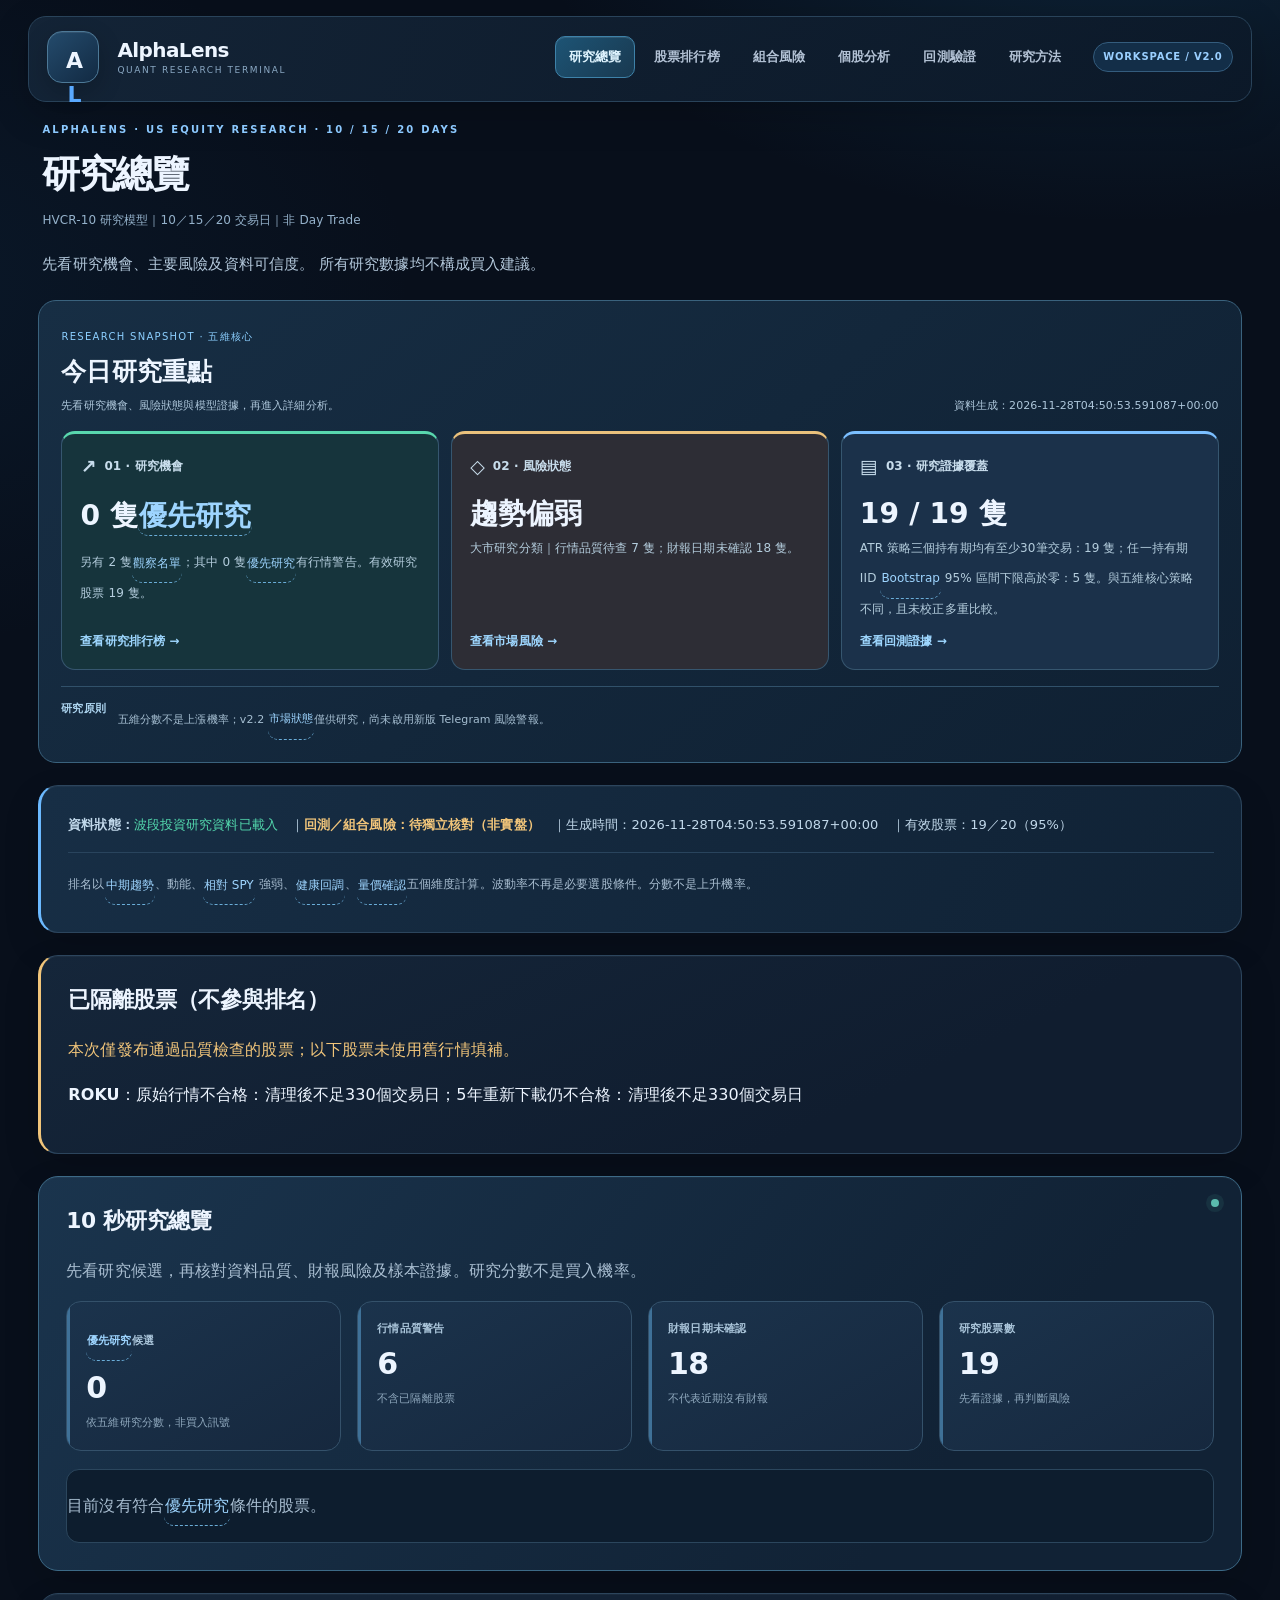
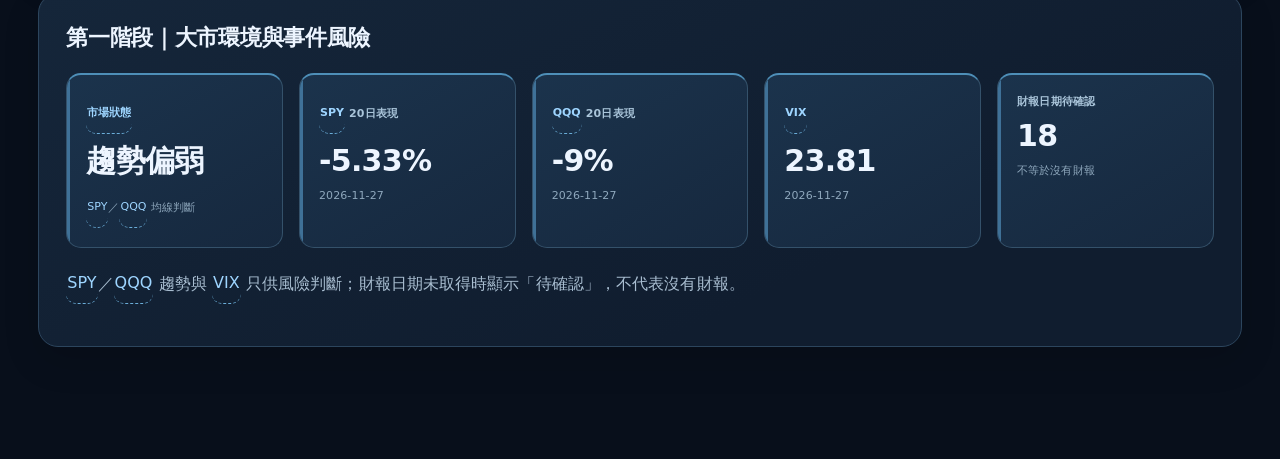
<file: site/index.html>
<!doctype html><html lang="zh-Hant"><head><meta charset="utf-8"><meta name="viewport" content="width=device-width,initial-scale=1"><meta http-equiv="refresh" content="0;url=./overview.html"><title>AlphaLens｜研究總覽</title><link rel="canonical" href="./overview.html"></head><body><p>AlphaLens 量化研究工作台：<a href="./overview.html">進入研究總覽</a></p><script>location.replace("./overview.html"+location.search+location.hash)</script></body></html>
</file>
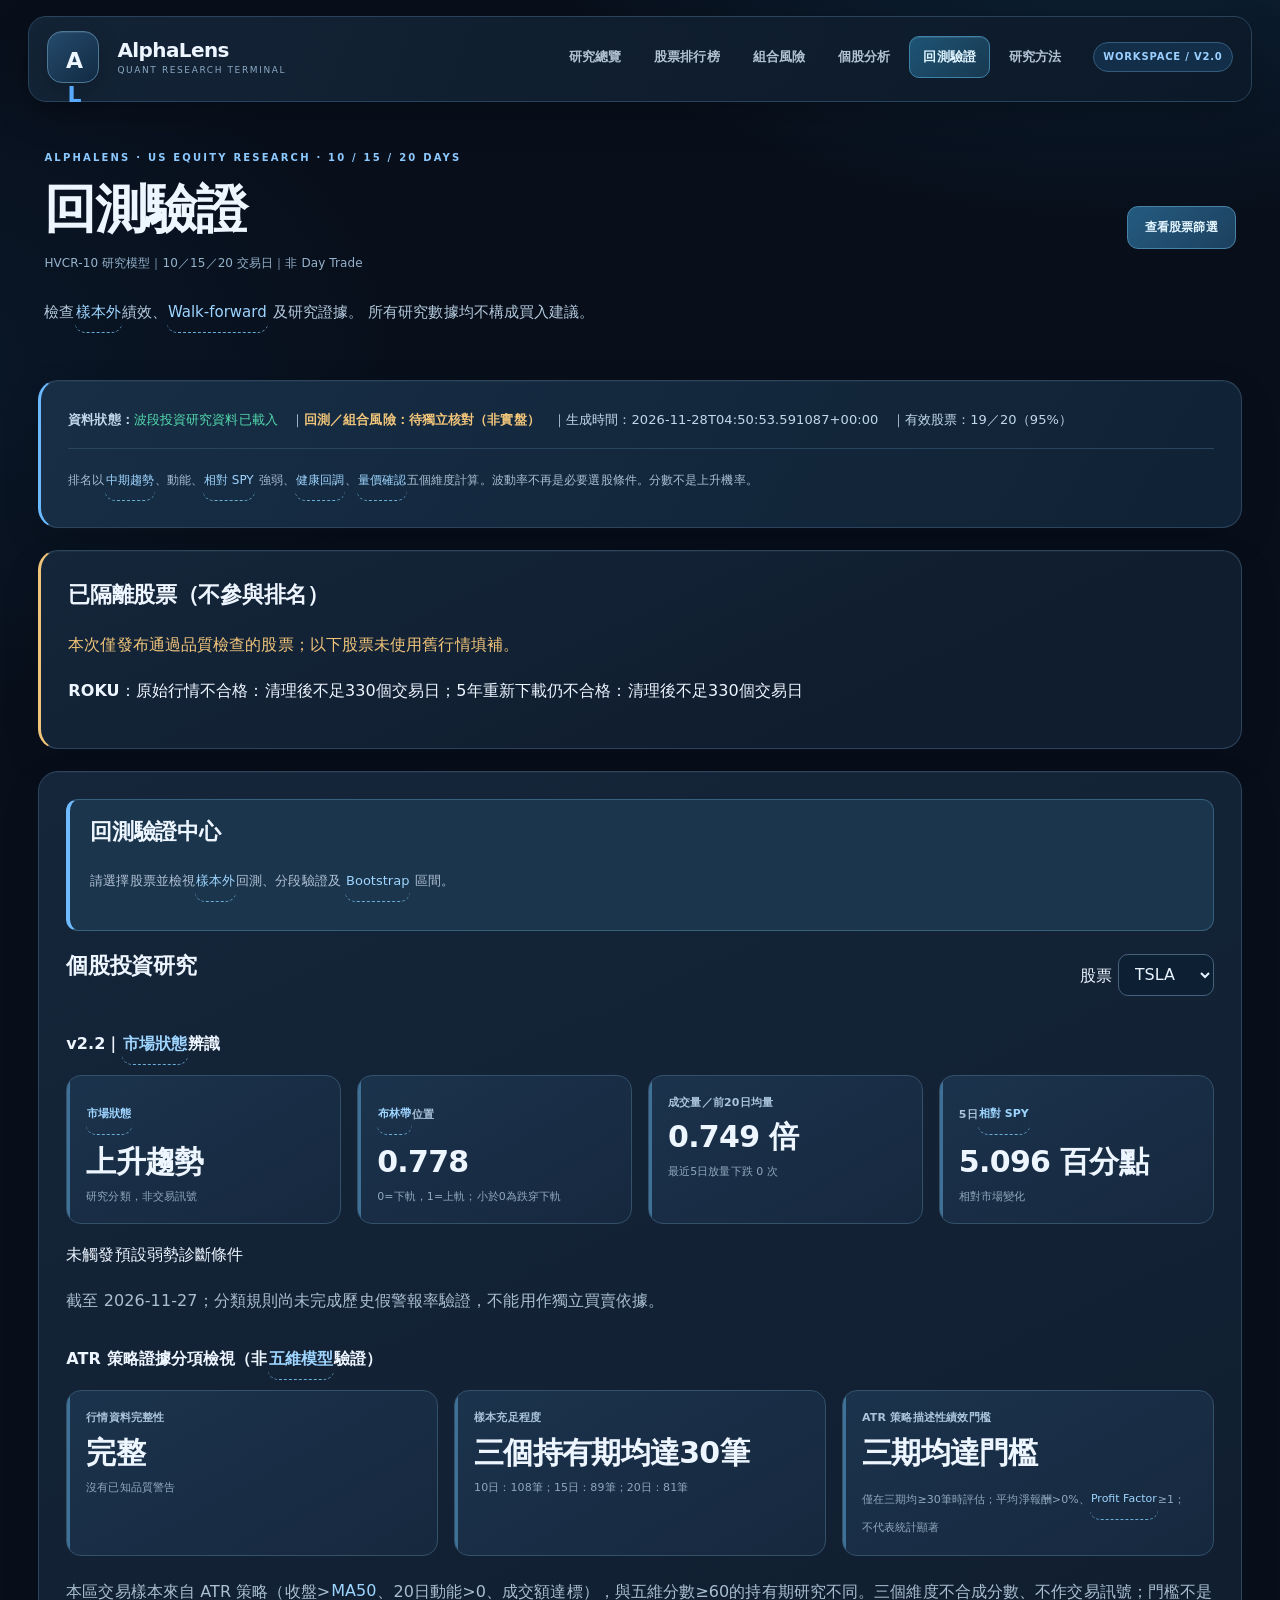
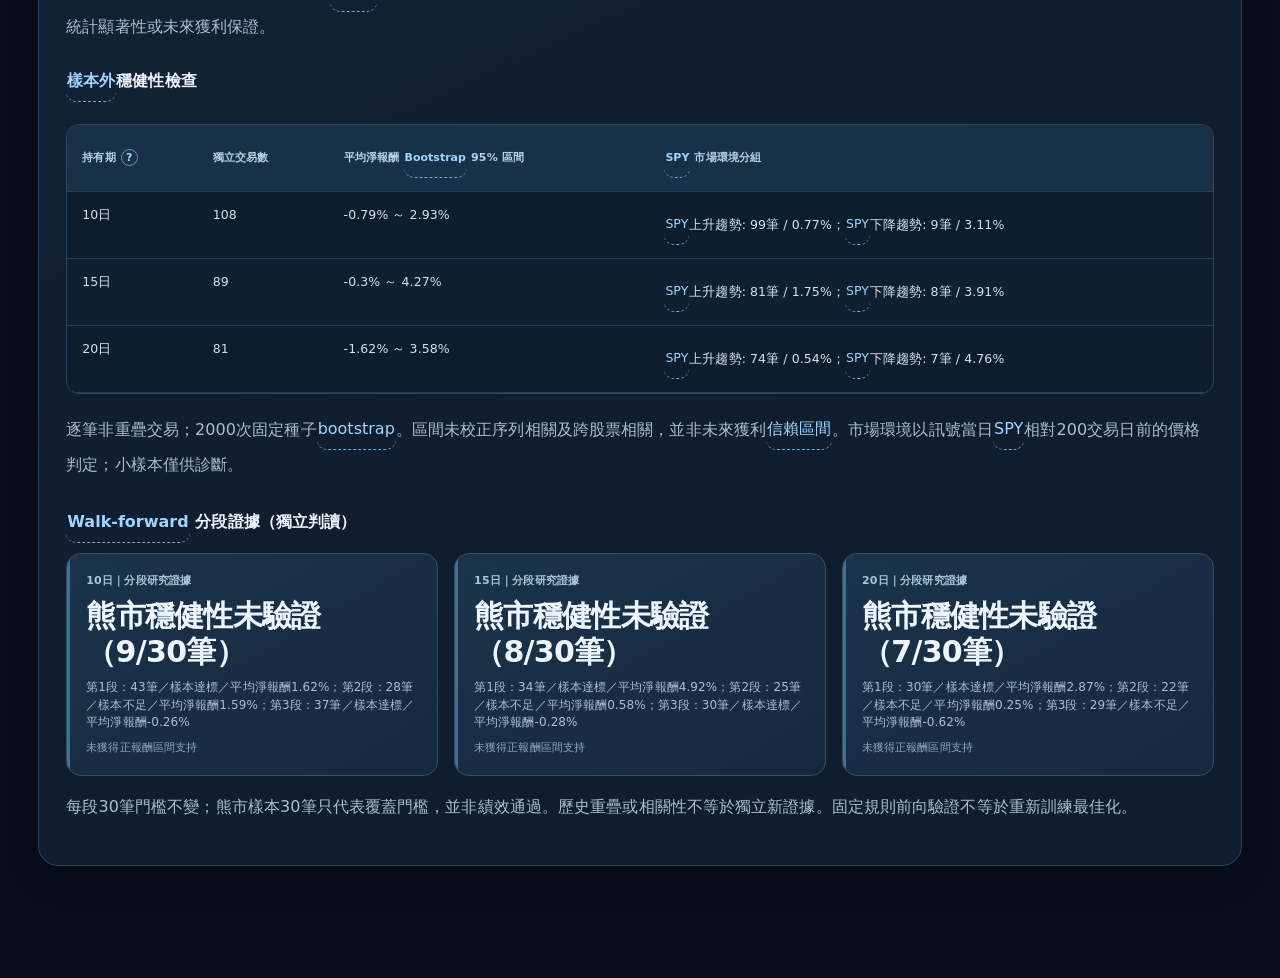
<file: site/backtest.html>
<!doctype html><html lang="zh-Hant"><head><meta charset="utf-8"><meta name="viewport" content="width=device-width,initial-scale=1"><title>AlphaLens｜回測驗證</title><link rel="stylesheet" href="./quant-theme.css"><link rel="stylesheet" href="./workspace.css"><link rel="stylesheet" href="./design-v3.css"><link rel="stylesheet" href="./mobile-v3.css"></head><body data-page="backtest"><main id="top"><div class="terminal-shell"><div class="brand-mark">A<span>L</span></div><div class="brand-copy"><strong>AlphaLens</strong><small>QUANT RESEARCH TERMINAL</small></div><nav class="terminal-nav" aria-label="主要導覽"><a href="./overview.html">研究總覽</a><a href="./screener.html">股票排行榜</a><a href="./portfolio.html">組合風險</a><a href="./stock.html">個股分析</a><a href="./backtest.html">回測驗證</a><a href="./method.html">研究方法</a></nav><span class="terminal-version">WORKSPACE / V2.0</span></div><div class="hero-head"><div class="hero-eyebrow">ALPHALENS · US EQUITY RESEARCH · 10 / 15 / 20 DAYS</div><div class="flex"><div><h1>回測驗證</h1><small>HVCR-10 研究模型｜10／15／20 交易日｜非 Day Trade</small></div><a href="./screener.html">查看股票篩選</a></div><p class="hero-subtitle">檢查樣本外績效、Walk-forward 及研究證據。 所有研究數據均不構成買入建議。</p></div>
<section class="panel" id="data-health"><div id="health">讀取報告中…</div><p class="muted">排名以中期趨勢、動能、相對 SPY 強弱、健康回調、量價確認五個維度計算。波動率不再是必要選股條件。分數不是上升機率。</p></section>
<div class="grid hero-metrics" id="summary"></div><section class="panel" id="exclusions" hidden></section><section class="panel overview-panel" id="overview" aria-label="快速研究概覽"><h2>10 秒研究總覽</h2><p class="muted">先看研究候選，再核對資料品質、財報風險及樣本證據。研究分數不是買入機率。</p><div class="grid" id="quick-overview"></div><div id="quick-list" class="scroll"></div></section>
<section class="panel" id="portfolio" aria-label="組合風險研究"><div class="flex"><h2>10／15／20 日組合風險研究</h2><label>持有期 <select id="portfolio-horizon"><option value="10">10 日</option><option value="15">15 日</option><option value="20">20 日</option></select></label></div><div id="portfolio-status" class="muted">載入組合研究資料中…</div><div id="portfolio-summary" class="grid"></div><div class="chart-grid"><div class="chart-card"><div class="chart-title">組合權益走勢 <small>歷史模擬 NAV</small></div><div id="equity-chart" class="chart-container"></div></div><div class="chart-card"><div class="chart-title">組合回撤 <small>相對歷史高點</small></div><div id="drawdown-chart" class="chart-container"></div></div></div><div id="portfolio-regime"></div><p class="muted">此組合使用 ATR 獨立策略交易事件（非五維核心策略），為歷史模擬而非實盤績效；資金使用率與回撤不能視為未來預測。股票相關性為研究股票池的歷史日報酬相關性。</p></section>
<section class="panel" id="market-section"><h2>第一階段｜大市環境與事件風險</h2><div class="grid" id="market"></div><p class="muted">SPY／QQQ 趨勢與 VIX 只供風險判斷；財報日期未取得時顯示「待確認」，不代表沒有財報。</p></section>
<section class="panel" id="rankings"><div class="flex"><h2>投資研究機會排行榜</h2><div class="rank-controls"><label>搜尋 <input id="search-ticker" type="search" placeholder="股票代號" aria-label="搜尋股票代號"></label><label>狀態 <select id="filter-status"><option value="all">全部股票</option><option value="priority">優先研究</option><option value="watch">觀察名單</option></select></label><label>排序 <select id="sort"><option value="score">波段觀察分數（預設）</option><option value="mom">20日動能</option><option value="relative">相對 SPY 強度</option><option value="ticker">股票代號</option></select></label></div></div><div class="scroll"><table><thead><tr><th>排名</th><th>股票</th><th>價格</th><th>波段分數</th><th>研究狀態</th><th>財報風險</th><th>數據品質</th><th>20日動能</th><th>相對SPY</th><th>10日樣本外平均淨報酬</th><th>樣本數</th><th>行情日</th></tr></thead><tbody id="rows"></tbody></table></div><p><small>本表顯示五維核心分數≥60的持有期回測，不是 ATR 策略回測；歷史報酬不等於預測回報，且不參與排序。</small></p></section>
<section class="panel" id="stock"><div class="page-lead"><h2>回測驗證中心</h2><p>請選擇股票並檢視樣本外回測、分段驗證及 Bootstrap 區間。</p></div><div class="flex"><h2>個股投資研究</h2><label>股票 <select id="ticker"></select></label></div><div id="detail"></div><div id="research-confidence"></div><div id="risk-warnings"></div><div id="stage2"></div><div id="robustness"></div><div id="forward-evidence"></div></section>
<section class="panel" id="methodology"><h2>模型限制與方法</h2><p class="notice">目前為規則式研究分數，未經跨股票機率校準；尚未完整納入財報事件與估值因素；組合風險為歷史模擬，固定規則 walk-forward 並非重新調參驗證。不要將「優先研究」理解為買入建議。</p><p>五維核心持有期研究：70/30時間切分，候選日五維分數≥60，每隔持有期抽取非重疊訊號，下一交易日開盤入場、期限末收盤出場。ATR 獨立策略：前40%歷史暖機、後60%逐日驗證，收盤>MA50、20日動能>0及成交額達標，使用2 ATR止損與2R目標，並生成組合風險模擬。兩者均假設單邊成本15bps、滑價10bps；不能混為同一策略績效，也不是實盤結果。</p></section>
</main><script defer src="./research-app.js"></script><script defer src="./metric-tooltips.js"></script><script defer src="./glossary.js"></script></body></html>
</file>
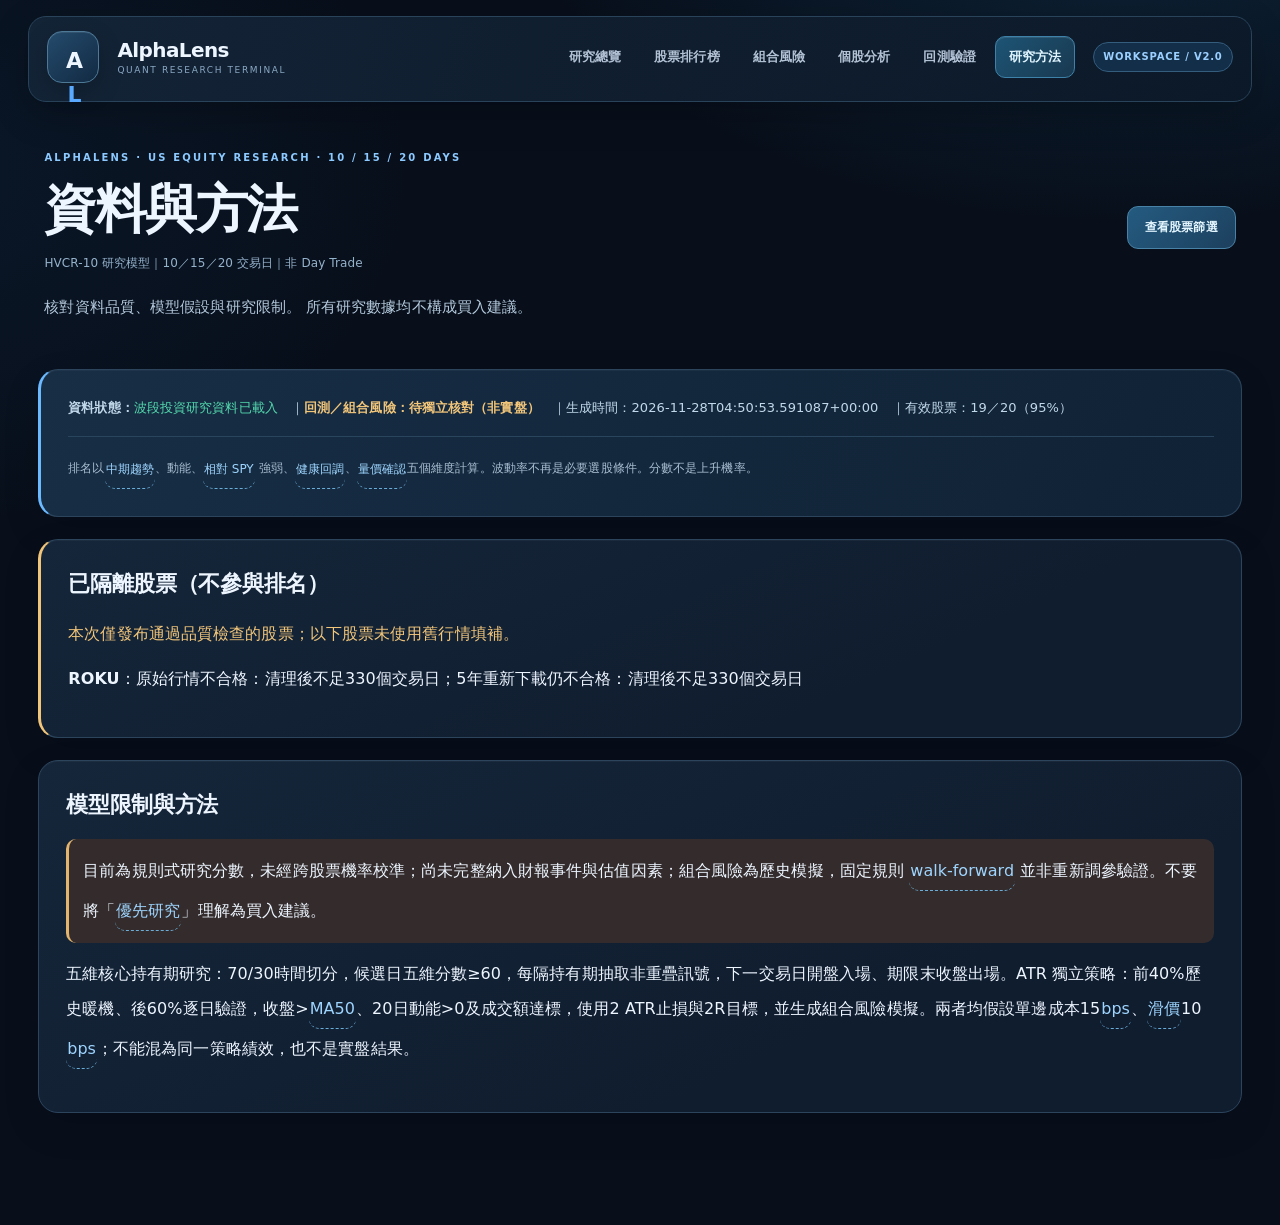
<file: site/method.html>
<!doctype html><html lang="zh-Hant"><head><meta charset="utf-8"><meta name="viewport" content="width=device-width,initial-scale=1"><title>AlphaLens｜資料與方法</title><link rel="stylesheet" href="./quant-theme.css"><link rel="stylesheet" href="./workspace.css"><link rel="stylesheet" href="./design-v3.css"><link rel="stylesheet" href="./mobile-v3.css"></head><body data-page="method"><main id="top"><div class="terminal-shell"><div class="brand-mark">A<span>L</span></div><div class="brand-copy"><strong>AlphaLens</strong><small>QUANT RESEARCH TERMINAL</small></div><nav class="terminal-nav" aria-label="主要導覽"><a href="./overview.html">研究總覽</a><a href="./screener.html">股票排行榜</a><a href="./portfolio.html">組合風險</a><a href="./stock.html">個股分析</a><a href="./backtest.html">回測驗證</a><a href="./method.html">研究方法</a></nav><span class="terminal-version">WORKSPACE / V2.0</span></div><div class="hero-head"><div class="hero-eyebrow">ALPHALENS · US EQUITY RESEARCH · 10 / 15 / 20 DAYS</div><div class="flex"><div><h1>資料與方法</h1><small>HVCR-10 研究模型｜10／15／20 交易日｜非 Day Trade</small></div><a href="./screener.html">查看股票篩選</a></div><p class="hero-subtitle">核對資料品質、模型假設與研究限制。 所有研究數據均不構成買入建議。</p></div>
<section class="panel" id="data-health"><div id="health">讀取報告中…</div><p class="muted">排名以中期趨勢、動能、相對 SPY 強弱、健康回調、量價確認五個維度計算。波動率不再是必要選股條件。分數不是上升機率。</p></section>
<div class="grid hero-metrics" id="summary"></div><section class="panel" id="exclusions" hidden></section><section class="panel overview-panel" id="overview" aria-label="快速研究概覽"><h2>10 秒研究總覽</h2><p class="muted">先看研究候選，再核對資料品質、財報風險及樣本證據。研究分數不是買入機率。</p><div class="grid" id="quick-overview"></div><div id="quick-list" class="scroll"></div></section>
<section class="panel" id="portfolio" aria-label="組合風險研究"><div class="flex"><h2>10／15／20 日組合風險研究</h2><label>持有期 <select id="portfolio-horizon"><option value="10">10 日</option><option value="15">15 日</option><option value="20">20 日</option></select></label></div><div id="portfolio-status" class="muted">載入組合研究資料中…</div><div id="portfolio-summary" class="grid"></div><div class="chart-grid"><div class="chart-card"><div class="chart-title">組合權益走勢 <small>歷史模擬 NAV</small></div><div id="equity-chart" class="chart-container"></div></div><div class="chart-card"><div class="chart-title">組合回撤 <small>相對歷史高點</small></div><div id="drawdown-chart" class="chart-container"></div></div></div><div id="portfolio-regime"></div><p class="muted">此組合使用 ATR 獨立策略交易事件（非五維核心策略），為歷史模擬而非實盤績效；資金使用率與回撤不能視為未來預測。股票相關性為研究股票池的歷史日報酬相關性。</p></section>
<section class="panel" id="market-section"><h2>第一階段｜大市環境與事件風險</h2><div class="grid" id="market"></div><p class="muted">SPY／QQQ 趨勢與 VIX 只供風險判斷；財報日期未取得時顯示「待確認」，不代表沒有財報。</p></section>
<section class="panel" id="rankings"><div class="flex"><h2>投資研究機會排行榜</h2><div class="rank-controls"><label>搜尋 <input id="search-ticker" type="search" placeholder="股票代號" aria-label="搜尋股票代號"></label><label>狀態 <select id="filter-status"><option value="all">全部股票</option><option value="priority">優先研究</option><option value="watch">觀察名單</option></select></label><label>排序 <select id="sort"><option value="score">波段觀察分數（預設）</option><option value="mom">20日動能</option><option value="relative">相對 SPY 強度</option><option value="ticker">股票代號</option></select></label></div></div><div class="scroll"><table><thead><tr><th>排名</th><th>股票</th><th>價格</th><th>波段分數</th><th>研究狀態</th><th>財報風險</th><th>數據品質</th><th>20日動能</th><th>相對SPY</th><th>10日樣本外平均淨報酬</th><th>樣本數</th><th>行情日</th></tr></thead><tbody id="rows"></tbody></table></div><p><small>本表顯示五維核心分數≥60的持有期回測，不是 ATR 策略回測；歷史報酬不等於預測回報，且不參與排序。</small></p></section>
<section class="panel" id="stock"><div class="flex"><h2>個股投資研究</h2><label>股票 <select id="ticker"></select></label></div><div id="detail"></div><div id="research-confidence"></div><div id="risk-warnings"></div><div id="stage2"></div><div id="robustness"></div><div id="forward-evidence"></div></section>
<section class="panel" id="methodology"><h2>模型限制與方法</h2><p class="notice">目前為規則式研究分數，未經跨股票機率校準；尚未完整納入財報事件與估值因素；組合風險為歷史模擬，固定規則 walk-forward 並非重新調參驗證。不要將「優先研究」理解為買入建議。</p><p>五維核心持有期研究：70/30時間切分，候選日五維分數≥60，每隔持有期抽取非重疊訊號，下一交易日開盤入場、期限末收盤出場。ATR 獨立策略：前40%歷史暖機、後60%逐日驗證，收盤>MA50、20日動能>0及成交額達標，使用2 ATR止損與2R目標，並生成組合風險模擬。兩者均假設單邊成本15bps、滑價10bps；不能混為同一策略績效，也不是實盤結果。</p></section>
</main><script defer src="./research-app.js"></script><script defer src="./metric-tooltips.js"></script><script defer src="./glossary.js"></script></body></html>
</file>
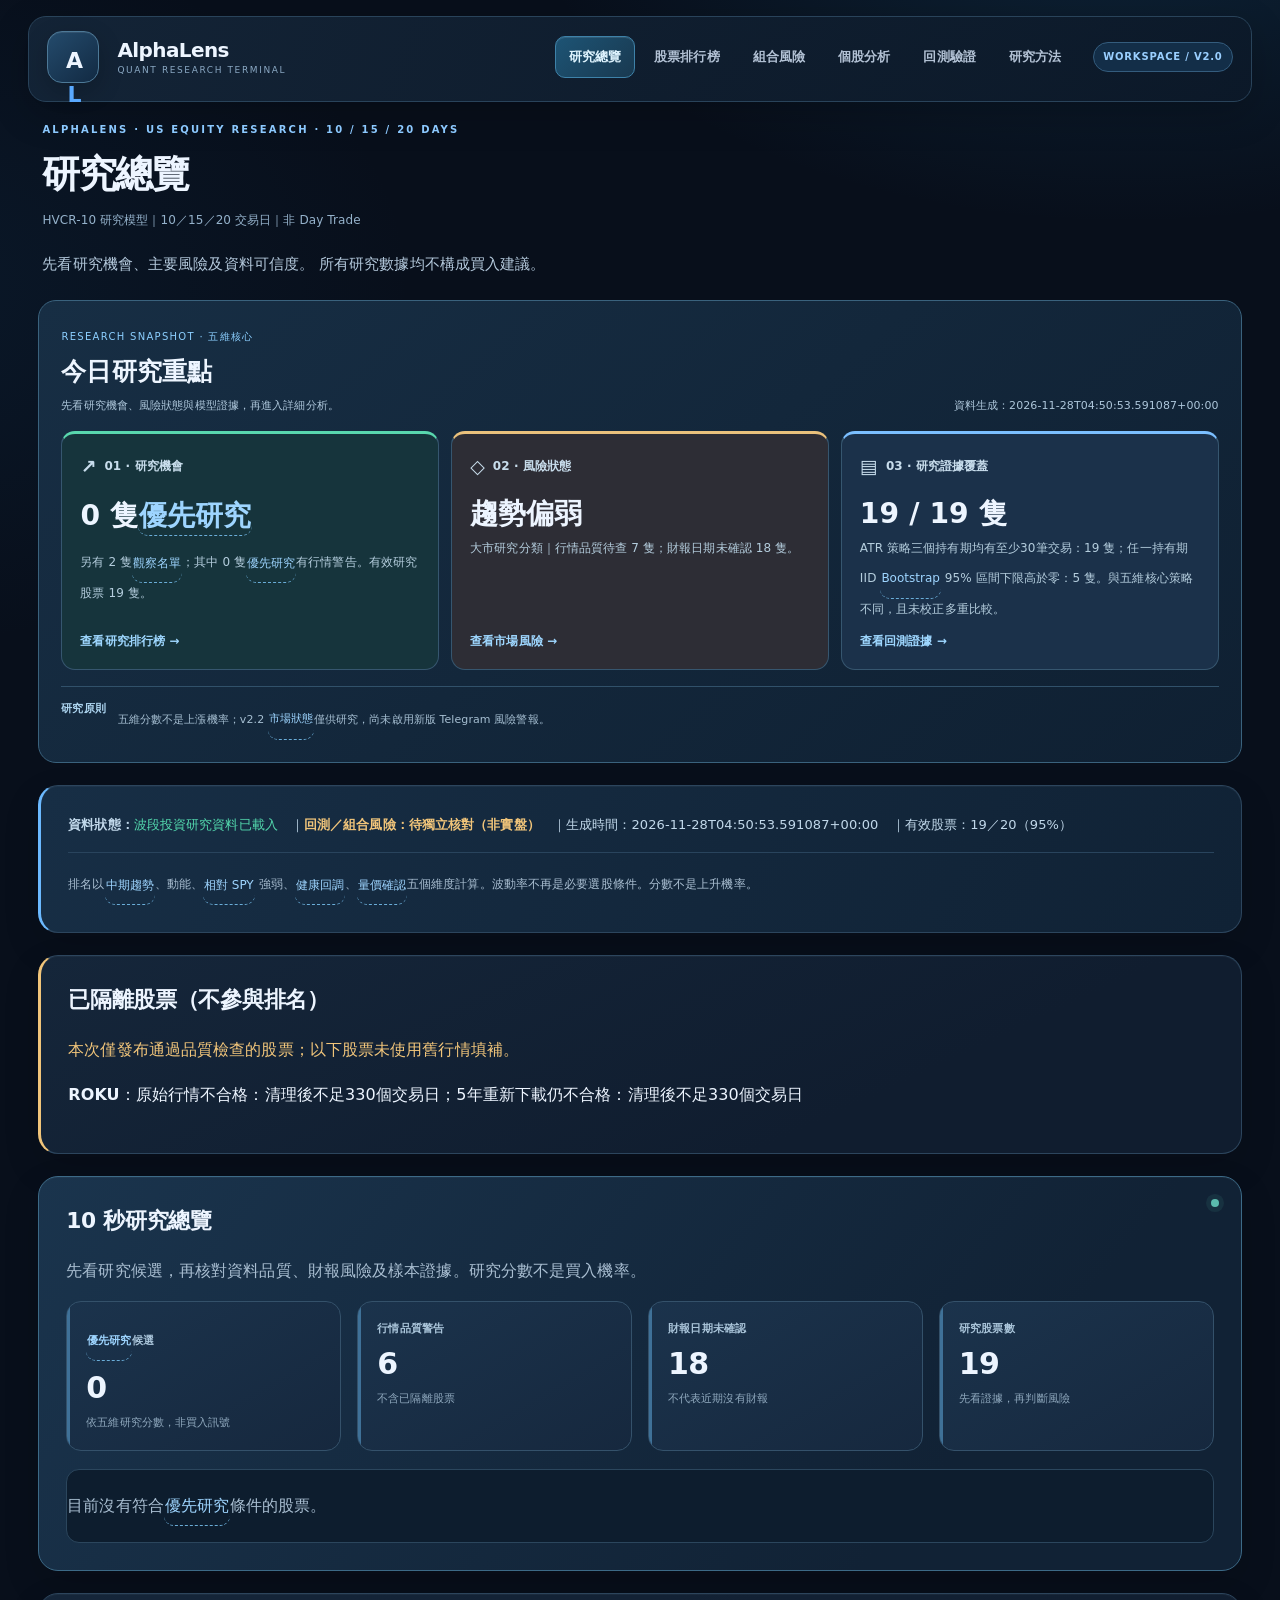
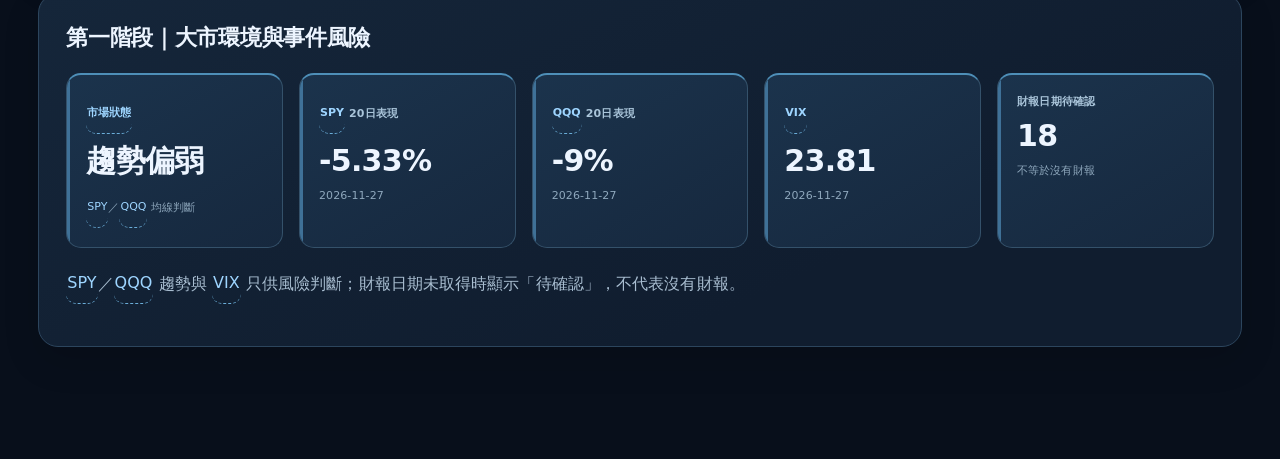
<file: site/overview.html>
<!doctype html><html lang="zh-Hant"><head><meta charset="utf-8"><meta name="viewport" content="width=device-width,initial-scale=1"><title>AlphaLens｜研究總覽</title><link rel="stylesheet" href="./quant-theme.css"><link rel="stylesheet" href="./workspace.css"><link rel="stylesheet" href="./design-v3.css"><link rel="stylesheet" href="./mobile-v3.css"><link rel="stylesheet" href="./homepage.css"></head><body data-page="overview"><main id="top"><div class="terminal-shell"><div class="brand-mark">A<span>L</span></div><div class="brand-copy"><strong>AlphaLens</strong><small>QUANT RESEARCH TERMINAL</small></div><nav class="terminal-nav" aria-label="主要導覽"><a href="./overview.html">研究總覽</a><a href="./screener.html">股票排行榜</a><a href="./portfolio.html">組合風險</a><a href="./stock.html">個股分析</a><a href="./backtest.html">回測驗證</a><a href="./method.html">研究方法</a></nav><span class="terminal-version">WORKSPACE / V2.0</span></div><div class="hero-head"><div class="hero-eyebrow">ALPHALENS · US EQUITY RESEARCH · 10 / 15 / 20 DAYS</div><div class="flex"><div><h1>研究總覽</h1><small>HVCR-10 研究模型｜10／15／20 交易日｜非 Day Trade</small></div><a href="./screener.html">查看股票篩選</a></div><p class="hero-subtitle">先看研究機會、主要風險及資料可信度。 所有研究數據均不構成買入建議。</p></div>
<section class="homepage-command" aria-label="首頁研究決策摘要"><div class="homepage-command-head"><div><span class="homepage-kicker">RESEARCH SNAPSHOT · 五維核心</span><h2>今日研究重點</h2><p>先看研究機會、風險狀態與模型證據，再進入詳細分析。</p></div><span id="homepage-asof" class="homepage-asof">資料讀取中</span></div><div class="homepage-triad"><article class="homepage-tile opportunity"><div class="homepage-tile-label"><span class="homepage-icon" aria-hidden="true">↗</span> 01 · 研究機會</div><strong id="homepage-opportunity-value">—</strong><p id="homepage-opportunity-desc">正在核對五維研究名單</p><a href="./screener.html">查看研究排行榜 <span aria-hidden="true">→</span></a></article><article class="homepage-tile risk"><div class="homepage-tile-label"><span class="homepage-icon" aria-hidden="true">◇</span> 02 · 風險狀態</div><strong id="homepage-risk-value">—</strong><p id="homepage-risk-desc">正在讀取大市與資料品質</p><a href="#market-section">查看市場風險 <span aria-hidden="true">→</span></a></article><article class="homepage-tile evidence"><div class="homepage-tile-label"><span class="homepage-icon" aria-hidden="true">▤</span> 03 · 研究證據覆蓋</div><strong id="homepage-evidence-value">—</strong><p id="homepage-evidence-desc">正在核對 ATR 策略研究樣本</p><a href="./backtest.html">查看回測證據 <span aria-hidden="true">→</span></a></article></div><div class="homepage-bottomline"><span class="homepage-bottomline-label">研究原則</span><p>五維分數不是上漲機率；v2.2 市場狀態僅供研究，尚未啟用新版 Telegram 風險警報。</p></div></section>
<section class="panel" id="data-health"><div id="health">讀取報告中…</div><p class="muted">排名以中期趨勢、動能、相對 SPY 強弱、健康回調、量價確認五個維度計算。波動率不再是必要選股條件。分數不是上升機率。</p></section>
<div class="grid hero-metrics" id="summary"></div><section class="panel" id="exclusions" hidden></section><section class="panel overview-panel" id="overview" aria-label="快速研究概覽"><h2>10 秒研究總覽</h2><p class="muted">先看研究候選，再核對資料品質、財報風險及樣本證據。研究分數不是買入機率。</p><div class="grid" id="quick-overview"></div><div id="quick-list" class="scroll"></div></section>
<section class="panel" id="portfolio" aria-label="組合風險研究"><div class="flex"><h2>10／15／20 日組合風險研究</h2><label>持有期 <select id="portfolio-horizon"><option value="10">10 日</option><option value="15">15 日</option><option value="20">20 日</option></select></label></div><div id="portfolio-status" class="muted">載入組合研究資料中…</div><div id="portfolio-summary" class="grid"></div><div class="chart-grid"><div class="chart-card"><div class="chart-title">組合權益走勢 <small>歷史模擬 NAV</small></div><div id="equity-chart" class="chart-container"></div></div><div class="chart-card"><div class="chart-title">組合回撤 <small>相對歷史高點</small></div><div id="drawdown-chart" class="chart-container"></div></div></div><div id="portfolio-regime"></div><p class="muted">此組合使用 ATR 獨立策略交易事件（非五維核心策略），為歷史模擬而非實盤績效；資金使用率與回撤不能視為未來預測。股票相關性為研究股票池的歷史日報酬相關性。</p></section>
<section class="panel" id="market-section"><h2>第一階段｜大市環境與事件風險</h2><div class="grid" id="market"></div><p class="muted">SPY／QQQ 趨勢與 VIX 只供風險判斷；財報日期未取得時顯示「待確認」，不代表沒有財報。</p></section>
<section class="panel" id="rankings"><div class="flex"><h2>投資研究機會排行榜</h2><div class="rank-controls"><label>搜尋 <input id="search-ticker" type="search" placeholder="股票代號" aria-label="搜尋股票代號"></label><label>狀態 <select id="filter-status"><option value="all">全部股票</option><option value="priority">優先研究</option><option value="watch">觀察名單</option></select></label><label>排序 <select id="sort"><option value="score">波段觀察分數（預設）</option><option value="mom">20日動能</option><option value="relative">相對 SPY 強度</option><option value="ticker">股票代號</option></select></label></div></div><div class="scroll"><table><thead><tr><th>排名</th><th>股票</th><th>價格</th><th>波段分數</th><th>研究狀態</th><th>財報風險</th><th>數據品質</th><th>20日動能</th><th>相對SPY</th><th>10日樣本外平均淨報酬</th><th>樣本數</th><th>行情日</th></tr></thead><tbody id="rows"></tbody></table></div><p><small>本表顯示五維核心分數≥60的持有期回測，不是 ATR 策略回測；歷史報酬不等於預測回報，且不參與排序。</small></p></section>
<section class="panel" id="stock"><div class="flex"><h2>個股投資研究</h2><label>股票 <select id="ticker"></select></label></div><div id="detail"></div><div id="research-confidence"></div><div id="risk-warnings"></div><div id="stage2"></div><div id="robustness"></div><div id="forward-evidence"></div></section>
<section class="panel" id="methodology"><h2>模型限制與方法</h2><p class="notice">目前為規則式研究分數，未經跨股票機率校準；尚未完整納入財報事件與估值因素；組合風險為歷史模擬，固定規則 walk-forward 並非重新調參驗證。不要將「優先研究」理解為買入建議。</p><p>五維核心持有期研究：70/30時間切分，候選日五維分數≥60，每隔持有期抽取非重疊訊號，下一交易日開盤入場、期限末收盤出場。ATR 獨立策略：前40%歷史暖機、後60%逐日驗證，收盤>MA50、20日動能>0及成交額達標，使用2 ATR止損與2R目標，並生成組合風險模擬。兩者均假設單邊成本15bps、滑價10bps；不能混為同一策略績效，也不是實盤結果。</p></section>
</main><script defer src="./research-app.js"></script><script defer src="./homepage.js"></script><script defer src="./metric-tooltips.js"></script><script defer src="./glossary.js"></script></body></html>
</file>
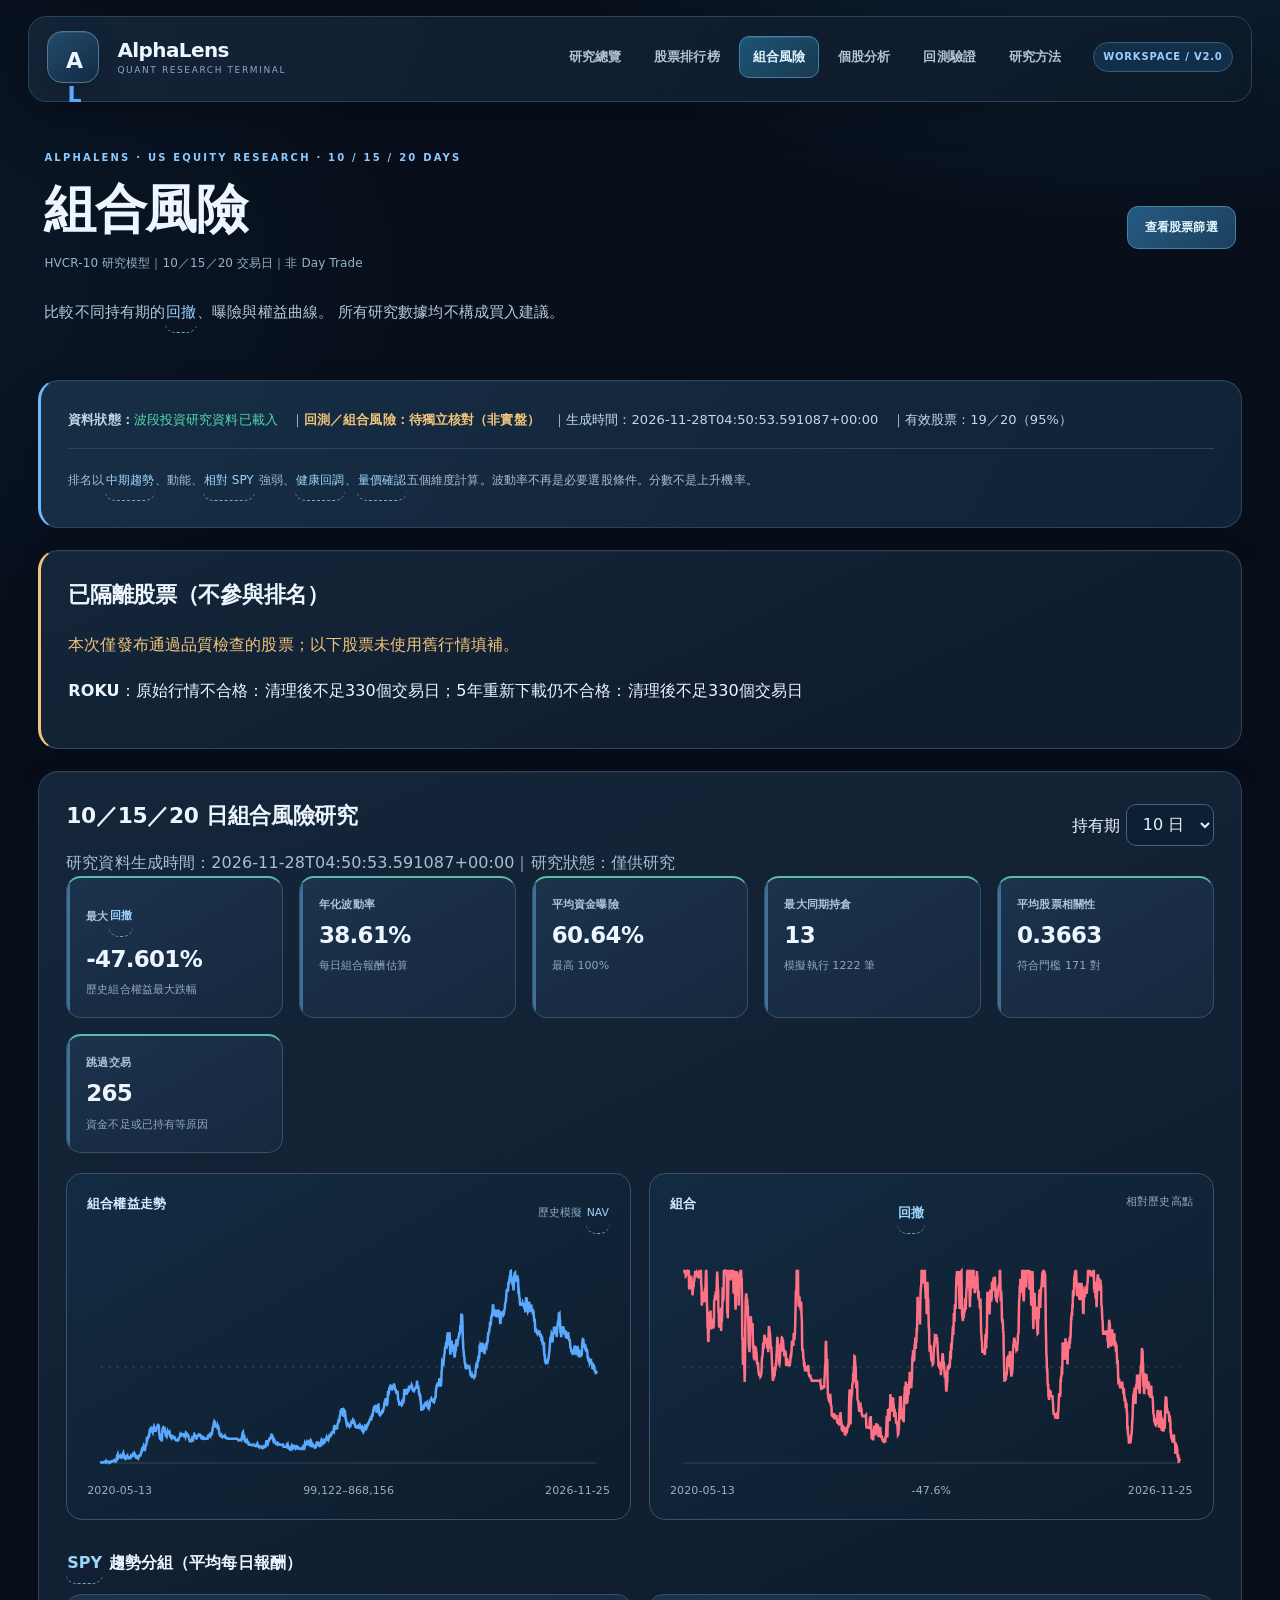
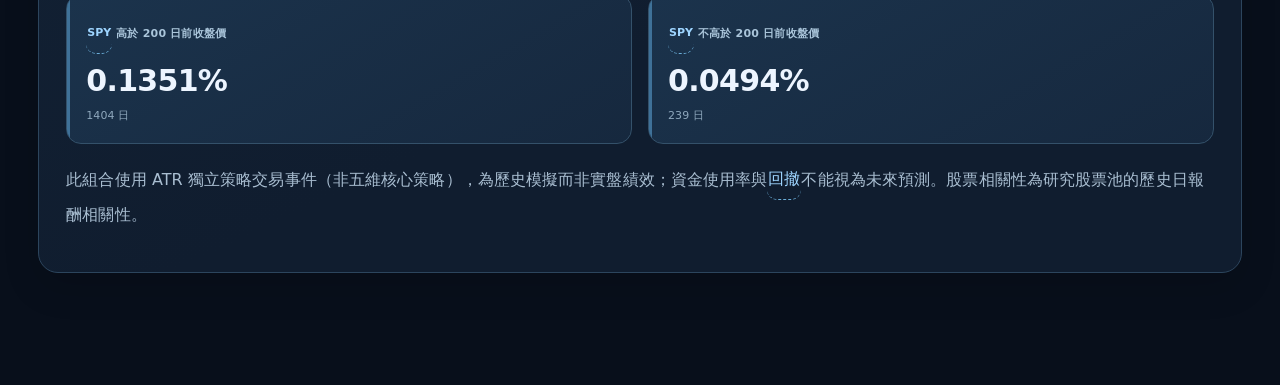
<file: site/portfolio.html>
<!doctype html><html lang="zh-Hant"><head><meta charset="utf-8"><meta name="viewport" content="width=device-width,initial-scale=1"><title>AlphaLens｜組合風險</title><link rel="stylesheet" href="./quant-theme.css"><link rel="stylesheet" href="./workspace.css"><link rel="stylesheet" href="./design-v3.css"><link rel="stylesheet" href="./mobile-v3.css"></head><body data-page="portfolio"><main id="top"><div class="terminal-shell"><div class="brand-mark">A<span>L</span></div><div class="brand-copy"><strong>AlphaLens</strong><small>QUANT RESEARCH TERMINAL</small></div><nav class="terminal-nav" aria-label="主要導覽"><a href="./overview.html">研究總覽</a><a href="./screener.html">股票排行榜</a><a href="./portfolio.html">組合風險</a><a href="./stock.html">個股分析</a><a href="./backtest.html">回測驗證</a><a href="./method.html">研究方法</a></nav><span class="terminal-version">WORKSPACE / V2.0</span></div><div class="hero-head"><div class="hero-eyebrow">ALPHALENS · US EQUITY RESEARCH · 10 / 15 / 20 DAYS</div><div class="flex"><div><h1>組合風險</h1><small>HVCR-10 研究模型｜10／15／20 交易日｜非 Day Trade</small></div><a href="./screener.html">查看股票篩選</a></div><p class="hero-subtitle">比較不同持有期的回撤、曝險與權益曲線。 所有研究數據均不構成買入建議。</p></div>
<section class="panel" id="data-health"><div id="health">讀取報告中…</div><p class="muted">排名以中期趨勢、動能、相對 SPY 強弱、健康回調、量價確認五個維度計算。波動率不再是必要選股條件。分數不是上升機率。</p></section>
<div class="grid hero-metrics" id="summary"></div><section class="panel" id="exclusions" hidden></section><section class="panel overview-panel" id="overview" aria-label="快速研究概覽"><h2>10 秒研究總覽</h2><p class="muted">先看研究候選，再核對資料品質、財報風險及樣本證據。研究分數不是買入機率。</p><div class="grid" id="quick-overview"></div><div id="quick-list" class="scroll"></div></section>
<section class="panel" id="portfolio" aria-label="組合風險研究"><div class="flex"><h2>10／15／20 日組合風險研究</h2><label>持有期 <select id="portfolio-horizon"><option value="10">10 日</option><option value="15">15 日</option><option value="20">20 日</option></select></label></div><div id="portfolio-status" class="muted">載入組合研究資料中…</div><div id="portfolio-summary" class="grid"></div><div class="chart-grid"><div class="chart-card"><div class="chart-title">組合權益走勢 <small>歷史模擬 NAV</small></div><div id="equity-chart" class="chart-container"></div></div><div class="chart-card"><div class="chart-title">組合回撤 <small>相對歷史高點</small></div><div id="drawdown-chart" class="chart-container"></div></div></div><div id="portfolio-regime"></div><p class="muted">此組合使用 ATR 獨立策略交易事件（非五維核心策略），為歷史模擬而非實盤績效；資金使用率與回撤不能視為未來預測。股票相關性為研究股票池的歷史日報酬相關性。</p></section>
<section class="panel" id="market-section"><h2>第一階段｜大市環境與事件風險</h2><div class="grid" id="market"></div><p class="muted">SPY／QQQ 趨勢與 VIX 只供風險判斷；財報日期未取得時顯示「待確認」，不代表沒有財報。</p></section>
<section class="panel" id="rankings"><div class="flex"><h2>投資研究機會排行榜</h2><div class="rank-controls"><label>搜尋 <input id="search-ticker" type="search" placeholder="股票代號" aria-label="搜尋股票代號"></label><label>狀態 <select id="filter-status"><option value="all">全部股票</option><option value="priority">優先研究</option><option value="watch">觀察名單</option></select></label><label>排序 <select id="sort"><option value="score">波段觀察分數（預設）</option><option value="mom">20日動能</option><option value="relative">相對 SPY 強度</option><option value="ticker">股票代號</option></select></label></div></div><div class="scroll"><table><thead><tr><th>排名</th><th>股票</th><th>價格</th><th>波段分數</th><th>研究狀態</th><th>財報風險</th><th>數據品質</th><th>20日動能</th><th>相對SPY</th><th>10日樣本外平均淨報酬</th><th>樣本數</th><th>行情日</th></tr></thead><tbody id="rows"></tbody></table></div><p><small>本表顯示五維核心分數≥60的持有期回測，不是 ATR 策略回測；歷史報酬不等於預測回報，且不參與排序。</small></p></section>
<section class="panel" id="stock"><div class="flex"><h2>個股投資研究</h2><label>股票 <select id="ticker"></select></label></div><div id="detail"></div><div id="research-confidence"></div><div id="risk-warnings"></div><div id="stage2"></div><div id="robustness"></div><div id="forward-evidence"></div></section>
<section class="panel" id="methodology"><h2>模型限制與方法</h2><p class="notice">目前為規則式研究分數，未經跨股票機率校準；尚未完整納入財報事件與估值因素；組合風險為歷史模擬，固定規則 walk-forward 並非重新調參驗證。不要將「優先研究」理解為買入建議。</p><p>五維核心持有期研究：70/30時間切分，候選日五維分數≥60，每隔持有期抽取非重疊訊號，下一交易日開盤入場、期限末收盤出場。ATR 獨立策略：前40%歷史暖機、後60%逐日驗證，收盤>MA50、20日動能>0及成交額達標，使用2 ATR止損與2R目標，並生成組合風險模擬。兩者均假設單邊成本15bps、滑價10bps；不能混為同一策略績效，也不是實盤結果。</p></section>
</main><script defer src="./research-app.js"></script><script defer src="./metric-tooltips.js"></script><script defer src="./glossary.js"></script></body></html>
</file>
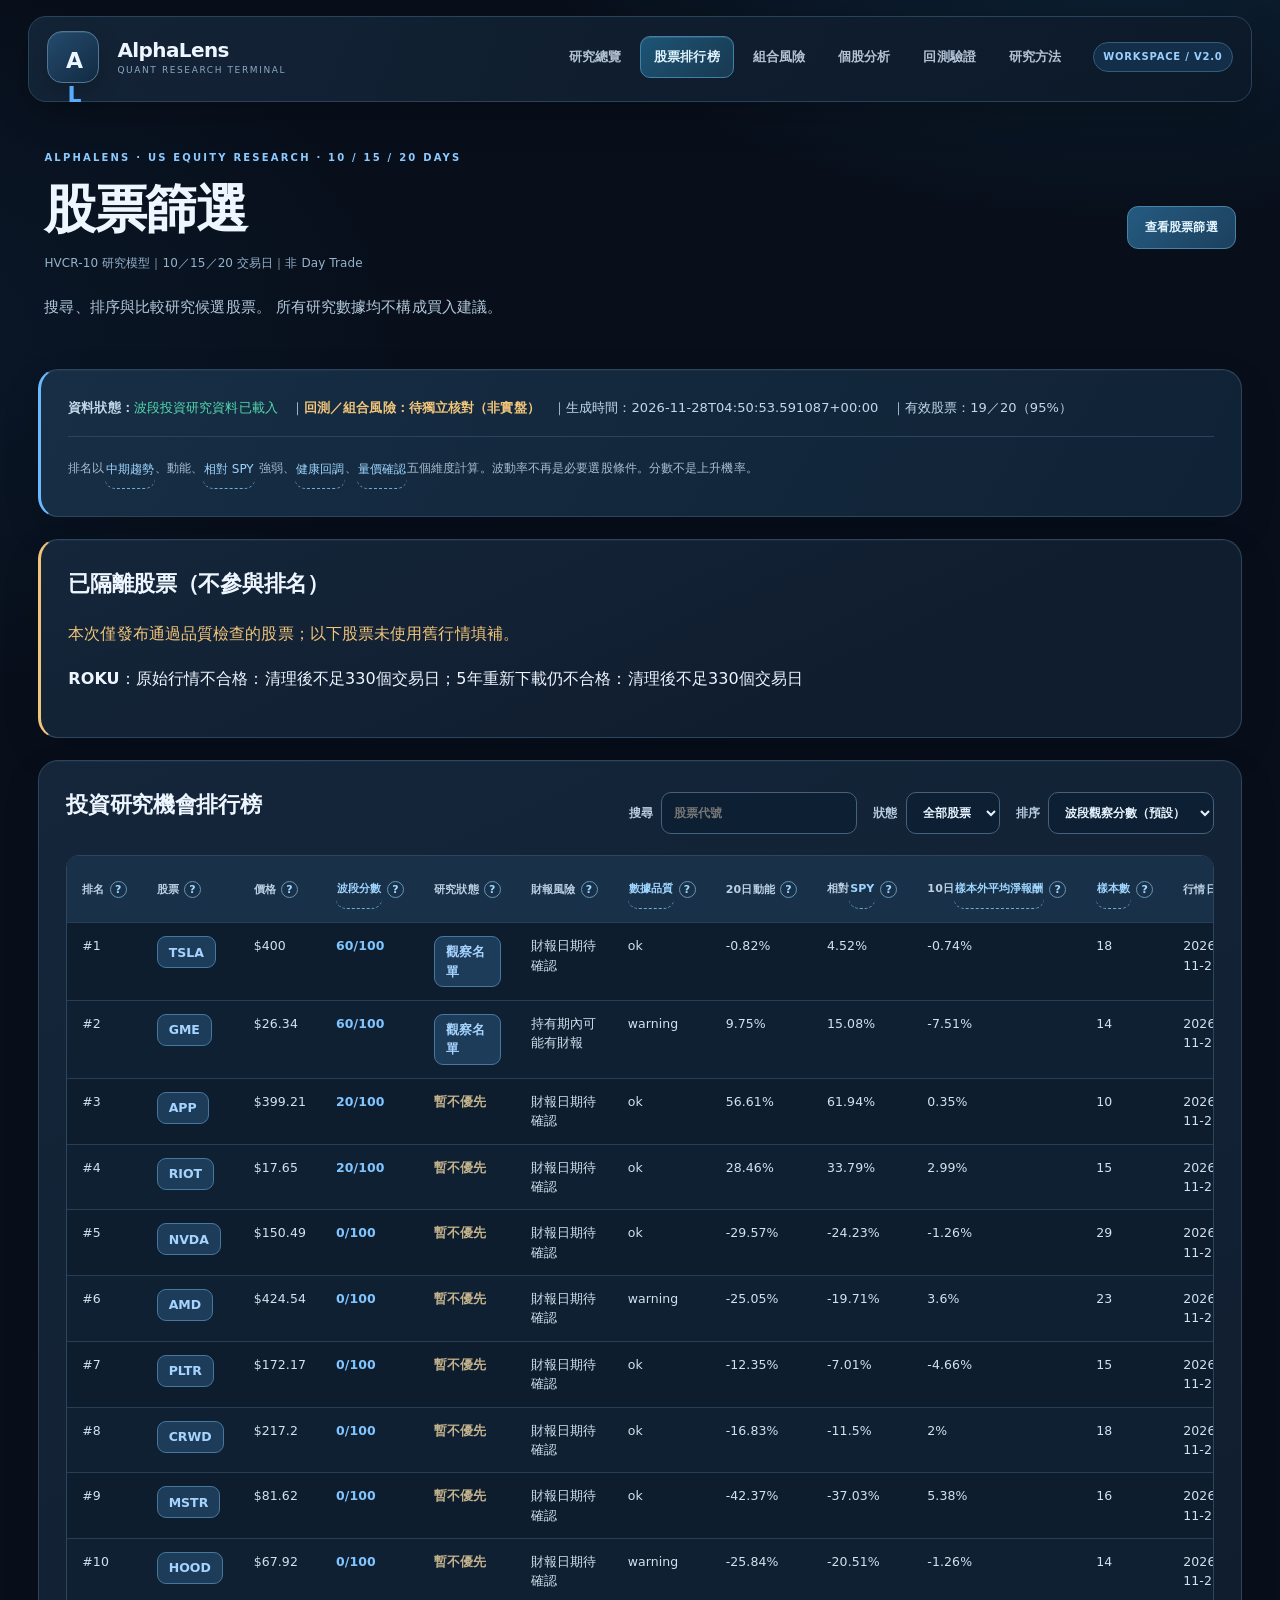
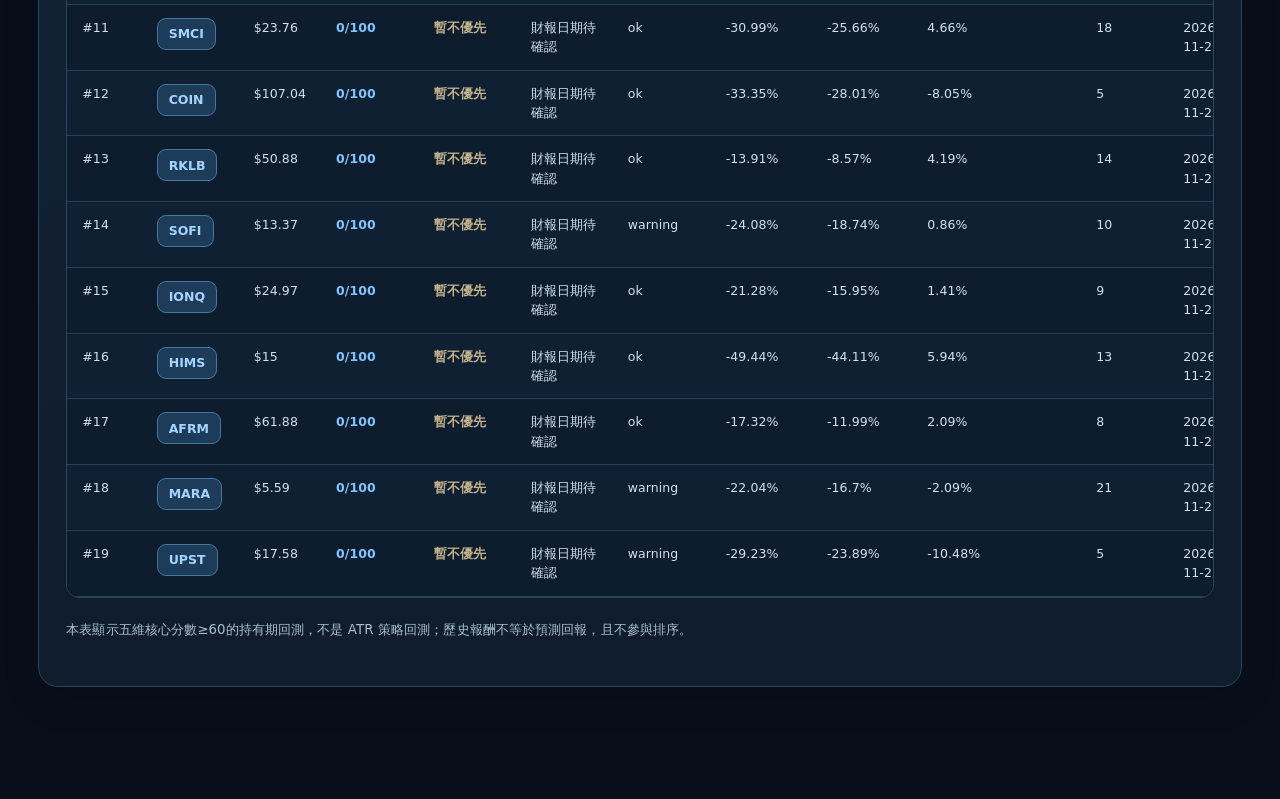
<file: site/screener.html>
<!doctype html><html lang="zh-Hant"><head><meta charset="utf-8"><meta name="viewport" content="width=device-width,initial-scale=1"><title>AlphaLens｜股票篩選</title><link rel="stylesheet" href="./quant-theme.css"><link rel="stylesheet" href="./workspace.css"><link rel="stylesheet" href="./design-v3.css"><link rel="stylesheet" href="./mobile-v3.css"></head><body data-page="screener"><main id="top"><div class="terminal-shell"><div class="brand-mark">A<span>L</span></div><div class="brand-copy"><strong>AlphaLens</strong><small>QUANT RESEARCH TERMINAL</small></div><nav class="terminal-nav" aria-label="主要導覽"><a href="./overview.html">研究總覽</a><a href="./screener.html">股票排行榜</a><a href="./portfolio.html">組合風險</a><a href="./stock.html">個股分析</a><a href="./backtest.html">回測驗證</a><a href="./method.html">研究方法</a></nav><span class="terminal-version">WORKSPACE / V2.0</span></div><div class="hero-head"><div class="hero-eyebrow">ALPHALENS · US EQUITY RESEARCH · 10 / 15 / 20 DAYS</div><div class="flex"><div><h1>股票篩選</h1><small>HVCR-10 研究模型｜10／15／20 交易日｜非 Day Trade</small></div><a href="./screener.html">查看股票篩選</a></div><p class="hero-subtitle">搜尋、排序與比較研究候選股票。 所有研究數據均不構成買入建議。</p></div>
<section class="panel" id="data-health"><div id="health">讀取報告中…</div><p class="muted">排名以中期趨勢、動能、相對 SPY 強弱、健康回調、量價確認五個維度計算。波動率不再是必要選股條件。分數不是上升機率。</p></section>
<div class="grid hero-metrics" id="summary"></div><section class="panel" id="exclusions" hidden></section><section class="panel overview-panel" id="overview" aria-label="快速研究概覽"><h2>10 秒研究總覽</h2><p class="muted">先看研究候選，再核對資料品質、財報風險及樣本證據。研究分數不是買入機率。</p><div class="grid" id="quick-overview"></div><div id="quick-list" class="scroll"></div></section>
<section class="panel" id="portfolio" aria-label="組合風險研究"><div class="flex"><h2>10／15／20 日組合風險研究</h2><label>持有期 <select id="portfolio-horizon"><option value="10">10 日</option><option value="15">15 日</option><option value="20">20 日</option></select></label></div><div id="portfolio-status" class="muted">載入組合研究資料中…</div><div id="portfolio-summary" class="grid"></div><div class="chart-grid"><div class="chart-card"><div class="chart-title">組合權益走勢 <small>歷史模擬 NAV</small></div><div id="equity-chart" class="chart-container"></div></div><div class="chart-card"><div class="chart-title">組合回撤 <small>相對歷史高點</small></div><div id="drawdown-chart" class="chart-container"></div></div></div><div id="portfolio-regime"></div><p class="muted">此組合使用 ATR 獨立策略交易事件（非五維核心策略），為歷史模擬而非實盤績效；資金使用率與回撤不能視為未來預測。股票相關性為研究股票池的歷史日報酬相關性。</p></section>
<section class="panel" id="market-section"><h2>第一階段｜大市環境與事件風險</h2><div class="grid" id="market"></div><p class="muted">SPY／QQQ 趨勢與 VIX 只供風險判斷；財報日期未取得時顯示「待確認」，不代表沒有財報。</p></section>
<section class="panel" id="rankings"><div class="flex"><h2>投資研究機會排行榜</h2><div class="rank-controls"><label>搜尋 <input id="search-ticker" type="search" placeholder="股票代號" aria-label="搜尋股票代號"></label><label>狀態 <select id="filter-status"><option value="all">全部股票</option><option value="priority">優先研究</option><option value="watch">觀察名單</option></select></label><label>排序 <select id="sort"><option value="score">波段觀察分數（預設）</option><option value="mom">20日動能</option><option value="relative">相對 SPY 強度</option><option value="ticker">股票代號</option></select></label></div></div><div class="scroll"><table><thead><tr><th>排名</th><th>股票</th><th>價格</th><th>波段分數</th><th>研究狀態</th><th>財報風險</th><th>數據品質</th><th>20日動能</th><th>相對SPY</th><th>10日樣本外平均淨報酬</th><th>樣本數</th><th>行情日</th></tr></thead><tbody id="rows"></tbody></table></div><p><small>本表顯示五維核心分數≥60的持有期回測，不是 ATR 策略回測；歷史報酬不等於預測回報，且不參與排序。</small></p></section>
<section class="panel" id="stock"><div class="flex"><h2>個股投資研究</h2><label>股票 <select id="ticker"></select></label></div><div id="detail"></div><div id="research-confidence"></div><div id="risk-warnings"></div><div id="stage2"></div><div id="robustness"></div><div id="forward-evidence"></div></section>
<section class="panel" id="methodology"><h2>模型限制與方法</h2><p class="notice">目前為規則式研究分數，未經跨股票機率校準；尚未完整納入財報事件與估值因素；組合風險為歷史模擬，固定規則 walk-forward 並非重新調參驗證。不要將「優先研究」理解為買入建議。</p><p>五維核心持有期研究：70/30時間切分，候選日五維分數≥60，每隔持有期抽取非重疊訊號，下一交易日開盤入場、期限末收盤出場。ATR 獨立策略：前40%歷史暖機、後60%逐日驗證，收盤>MA50、20日動能>0及成交額達標，使用2 ATR止損與2R目標，並生成組合風險模擬。兩者均假設單邊成本15bps、滑價10bps；不能混為同一策略績效，也不是實盤結果。</p></section>
</main><script defer src="./research-app.js"></script><script defer src="./metric-tooltips.js"></script><script defer src="./glossary.js"></script></body></html>
</file>
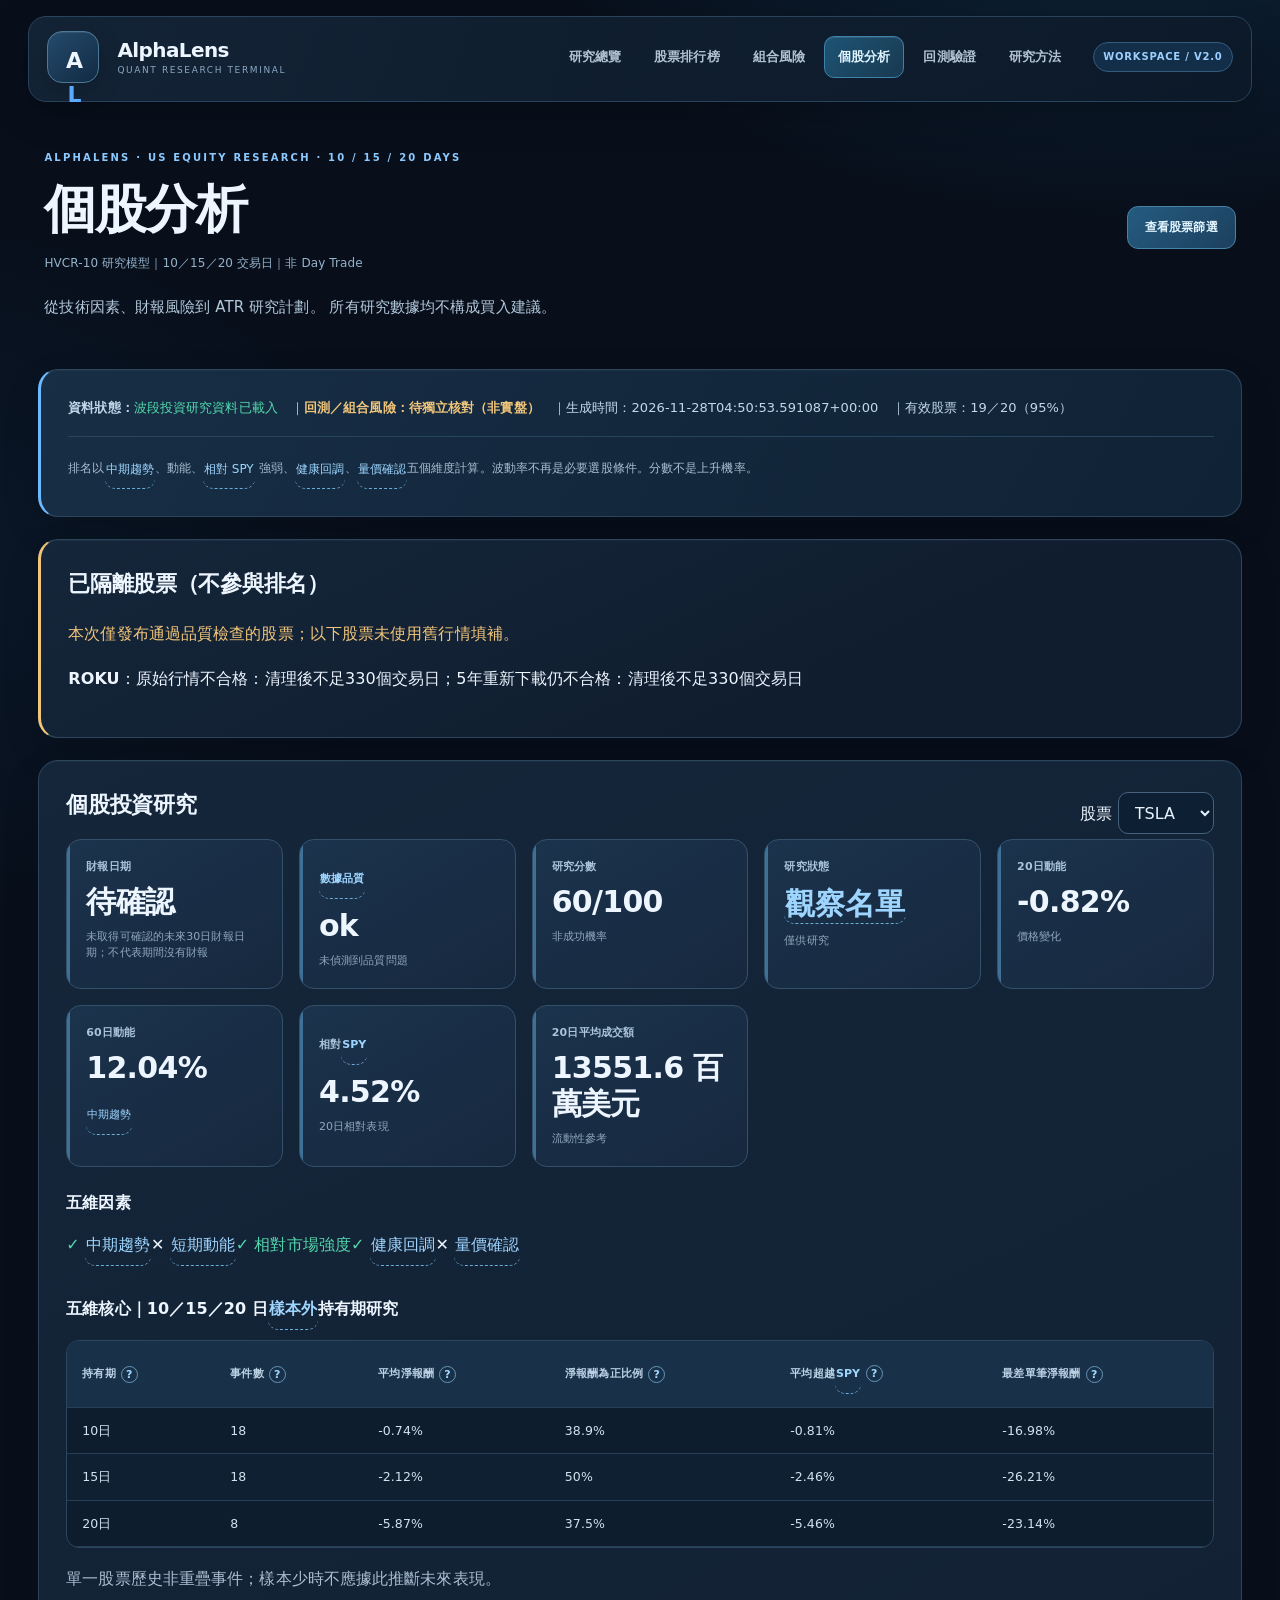
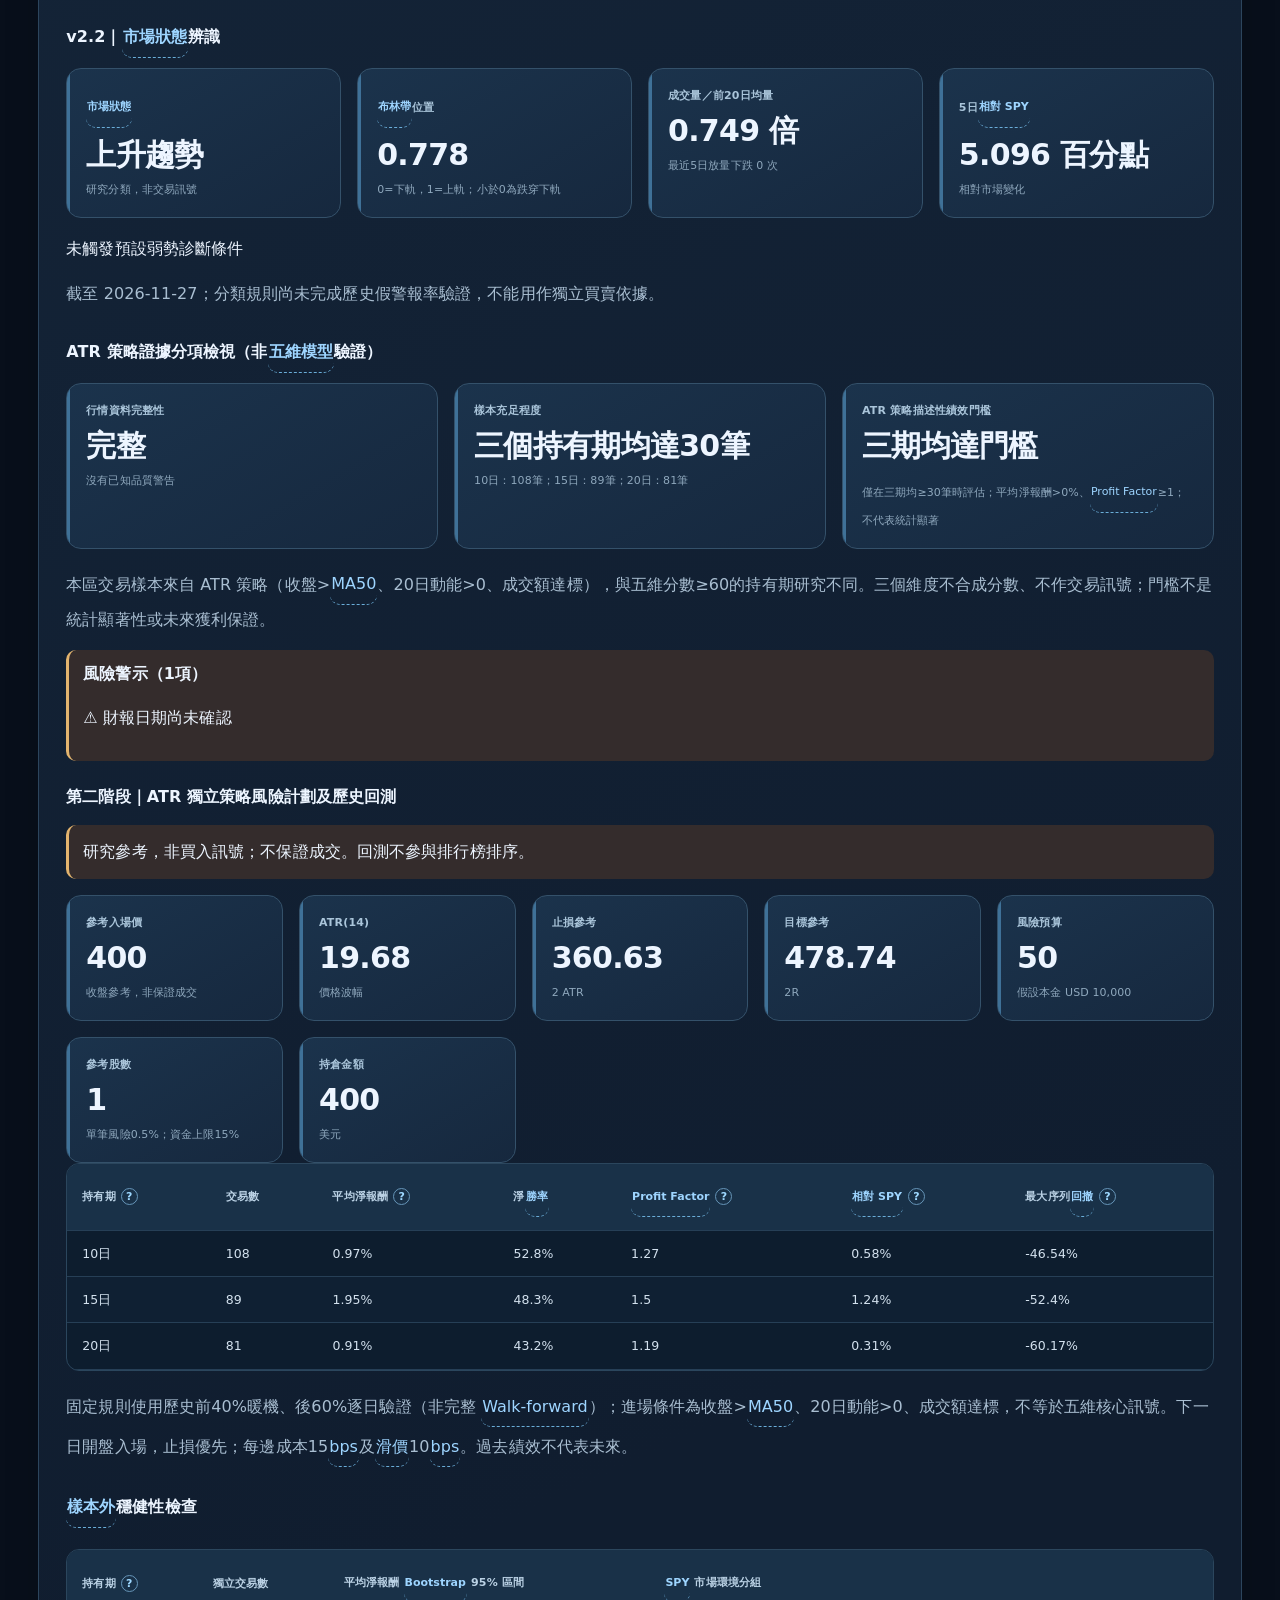
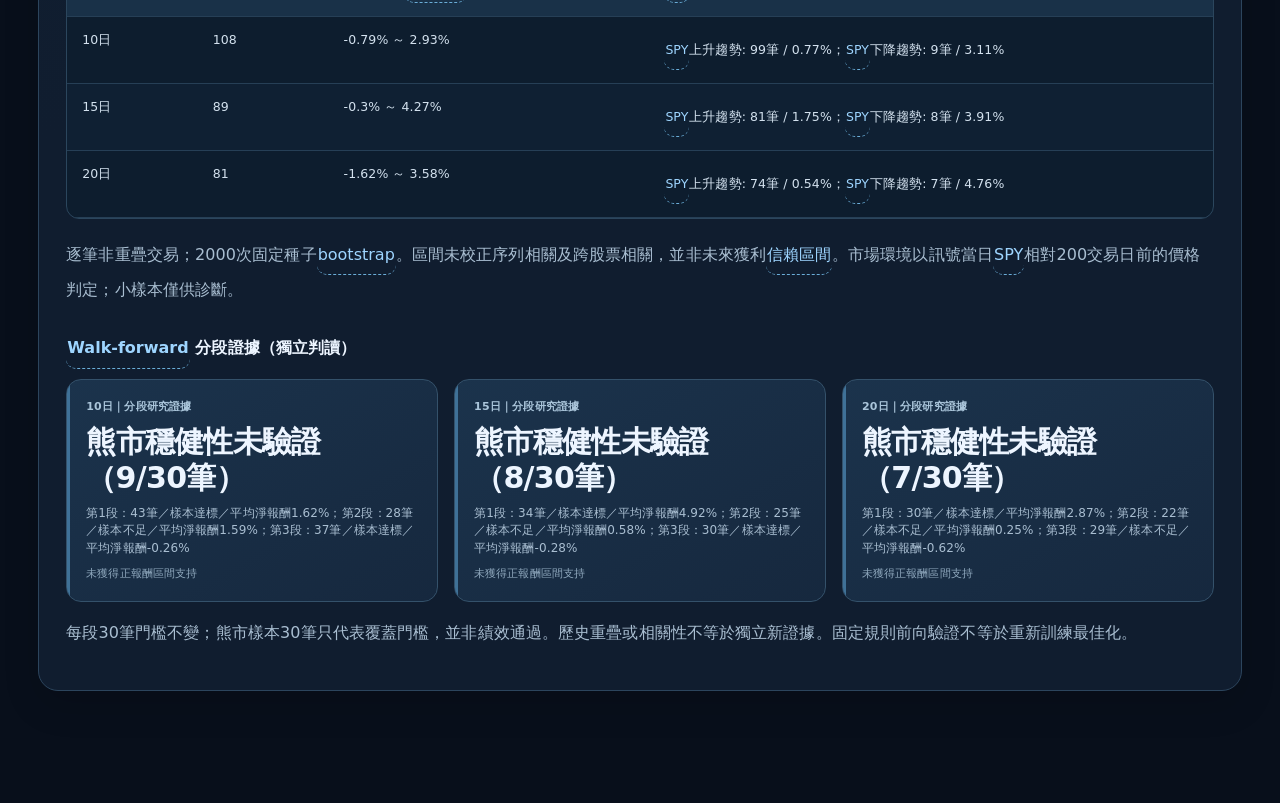
<file: site/stock.html>
<!doctype html><html lang="zh-Hant"><head><meta charset="utf-8"><meta name="viewport" content="width=device-width,initial-scale=1"><title>AlphaLens｜個股分析</title><link rel="stylesheet" href="./quant-theme.css"><link rel="stylesheet" href="./workspace.css"><link rel="stylesheet" href="./design-v3.css"><link rel="stylesheet" href="./mobile-v3.css"></head><body data-page="stock"><main id="top"><div class="terminal-shell"><div class="brand-mark">A<span>L</span></div><div class="brand-copy"><strong>AlphaLens</strong><small>QUANT RESEARCH TERMINAL</small></div><nav class="terminal-nav" aria-label="主要導覽"><a href="./overview.html">研究總覽</a><a href="./screener.html">股票排行榜</a><a href="./portfolio.html">組合風險</a><a href="./stock.html">個股分析</a><a href="./backtest.html">回測驗證</a><a href="./method.html">研究方法</a></nav><span class="terminal-version">WORKSPACE / V2.0</span></div><div class="hero-head"><div class="hero-eyebrow">ALPHALENS · US EQUITY RESEARCH · 10 / 15 / 20 DAYS</div><div class="flex"><div><h1>個股分析</h1><small>HVCR-10 研究模型｜10／15／20 交易日｜非 Day Trade</small></div><a href="./screener.html">查看股票篩選</a></div><p class="hero-subtitle">從技術因素、財報風險到 ATR 研究計劃。 所有研究數據均不構成買入建議。</p></div>
<section class="panel" id="data-health"><div id="health">讀取報告中…</div><p class="muted">排名以中期趨勢、動能、相對 SPY 強弱、健康回調、量價確認五個維度計算。波動率不再是必要選股條件。分數不是上升機率。</p></section>
<div class="grid hero-metrics" id="summary"></div><section class="panel" id="exclusions" hidden></section><section class="panel overview-panel" id="overview" aria-label="快速研究概覽"><h2>10 秒研究總覽</h2><p class="muted">先看研究候選，再核對資料品質、財報風險及樣本證據。研究分數不是買入機率。</p><div class="grid" id="quick-overview"></div><div id="quick-list" class="scroll"></div></section>
<section class="panel" id="portfolio" aria-label="組合風險研究"><div class="flex"><h2>10／15／20 日組合風險研究</h2><label>持有期 <select id="portfolio-horizon"><option value="10">10 日</option><option value="15">15 日</option><option value="20">20 日</option></select></label></div><div id="portfolio-status" class="muted">載入組合研究資料中…</div><div id="portfolio-summary" class="grid"></div><div class="chart-grid"><div class="chart-card"><div class="chart-title">組合權益走勢 <small>歷史模擬 NAV</small></div><div id="equity-chart" class="chart-container"></div></div><div class="chart-card"><div class="chart-title">組合回撤 <small>相對歷史高點</small></div><div id="drawdown-chart" class="chart-container"></div></div></div><div id="portfolio-regime"></div><p class="muted">此組合使用 ATR 獨立策略交易事件（非五維核心策略），為歷史模擬而非實盤績效；資金使用率與回撤不能視為未來預測。股票相關性為研究股票池的歷史日報酬相關性。</p></section>
<section class="panel" id="market-section"><h2>第一階段｜大市環境與事件風險</h2><div class="grid" id="market"></div><p class="muted">SPY／QQQ 趨勢與 VIX 只供風險判斷；財報日期未取得時顯示「待確認」，不代表沒有財報。</p></section>
<section class="panel" id="rankings"><div class="flex"><h2>投資研究機會排行榜</h2><div class="rank-controls"><label>搜尋 <input id="search-ticker" type="search" placeholder="股票代號" aria-label="搜尋股票代號"></label><label>狀態 <select id="filter-status"><option value="all">全部股票</option><option value="priority">優先研究</option><option value="watch">觀察名單</option></select></label><label>排序 <select id="sort"><option value="score">波段觀察分數（預設）</option><option value="mom">20日動能</option><option value="relative">相對 SPY 強度</option><option value="ticker">股票代號</option></select></label></div></div><div class="scroll"><table><thead><tr><th>排名</th><th>股票</th><th>價格</th><th>波段分數</th><th>研究狀態</th><th>財報風險</th><th>數據品質</th><th>20日動能</th><th>相對SPY</th><th>10日樣本外平均淨報酬</th><th>樣本數</th><th>行情日</th></tr></thead><tbody id="rows"></tbody></table></div><p><small>本表顯示五維核心分數≥60的持有期回測，不是 ATR 策略回測；歷史報酬不等於預測回報，且不參與排序。</small></p></section>
<section class="panel" id="stock"><div class="flex"><h2>個股投資研究</h2><label>股票 <select id="ticker"></select></label></div><div id="detail"></div><div id="research-confidence"></div><div id="risk-warnings"></div><div id="stage2"></div><div id="robustness"></div><div id="forward-evidence"></div></section>
<section class="panel" id="methodology"><h2>模型限制與方法</h2><p class="notice">目前為規則式研究分數，未經跨股票機率校準；尚未完整納入財報事件與估值因素；組合風險為歷史模擬，固定規則 walk-forward 並非重新調參驗證。不要將「優先研究」理解為買入建議。</p><p>五維核心持有期研究：70/30時間切分，候選日五維分數≥60，每隔持有期抽取非重疊訊號，下一交易日開盤入場、期限末收盤出場。ATR 獨立策略：前40%歷史暖機、後60%逐日驗證，收盤>MA50、20日動能>0及成交額達標，使用2 ATR止損與2R目標，並生成組合風險模擬。兩者均假設單邊成本15bps、滑價10bps；不能混為同一策略績效，也不是實盤結果。</p></section>
</main><script defer src="./research-app.js"></script><script defer src="./metric-tooltips.js"></script><script defer src="./glossary.js"></script></body></html>
</file>
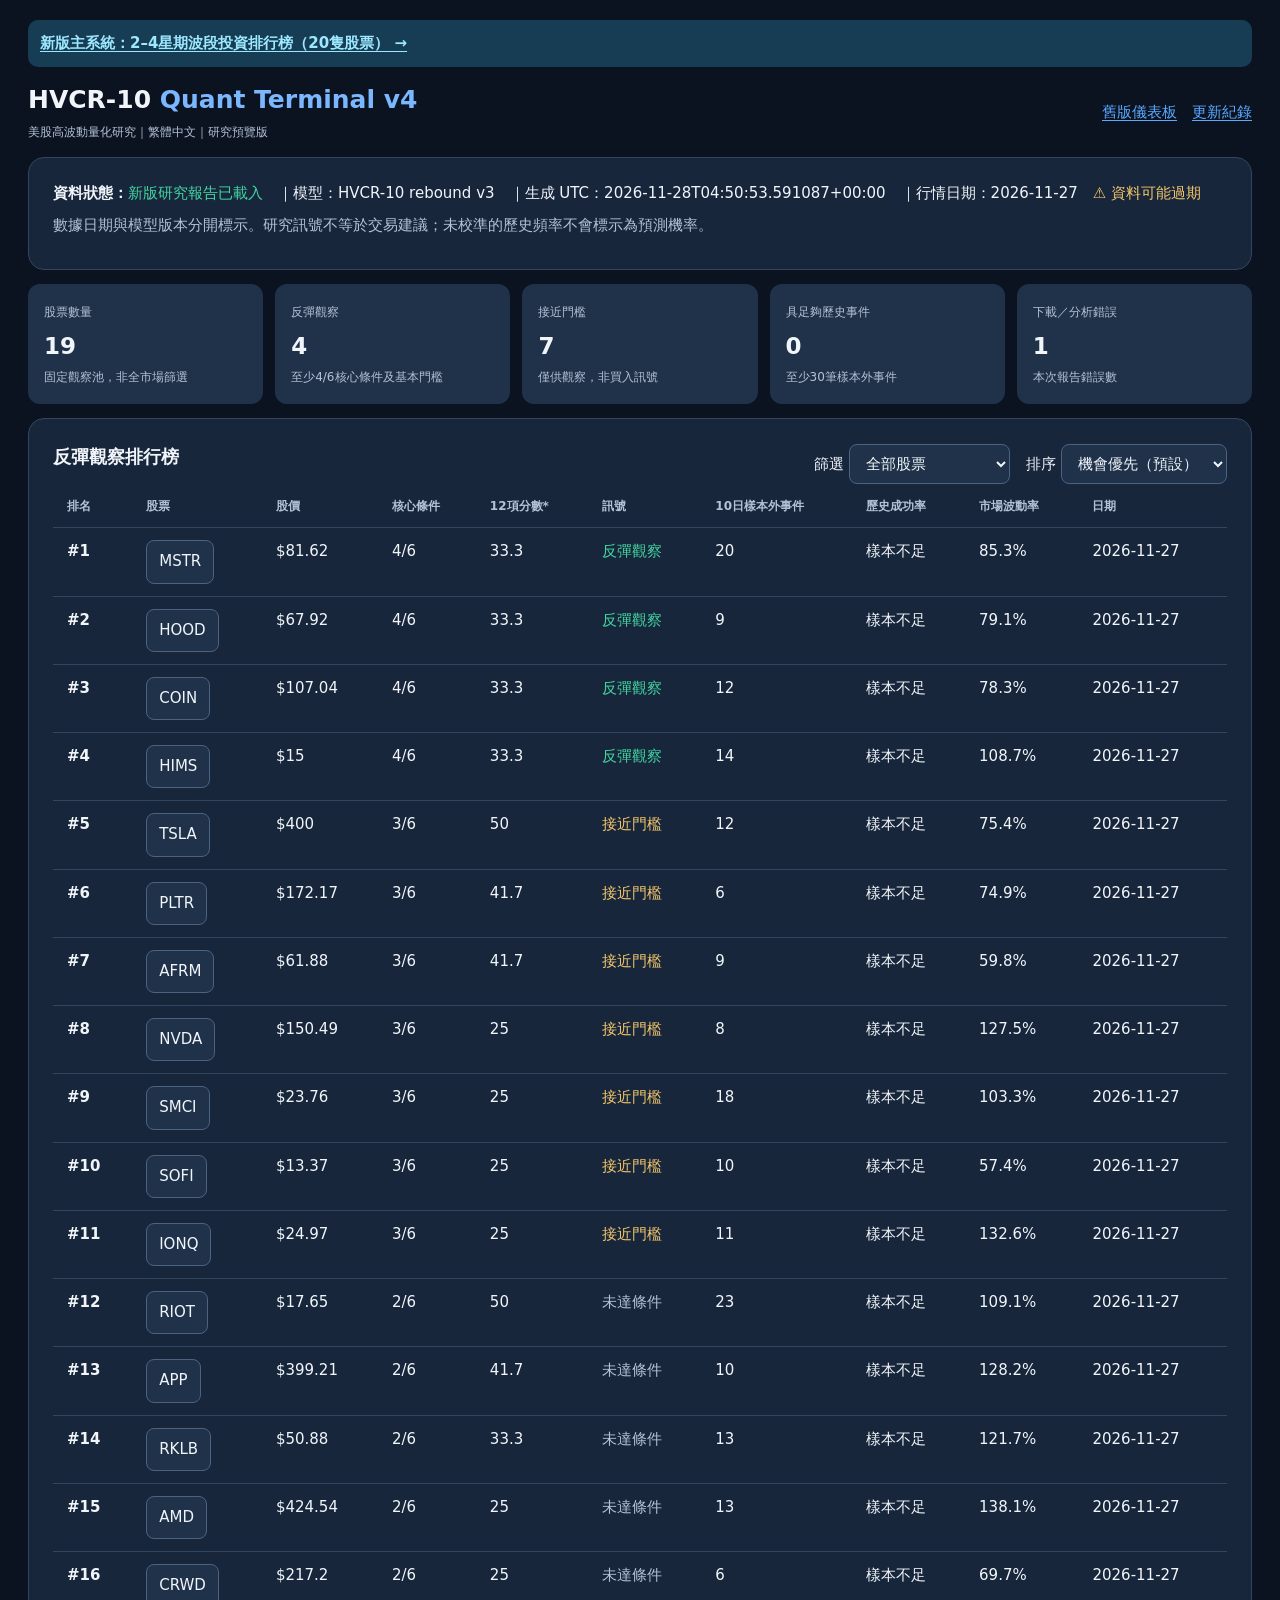
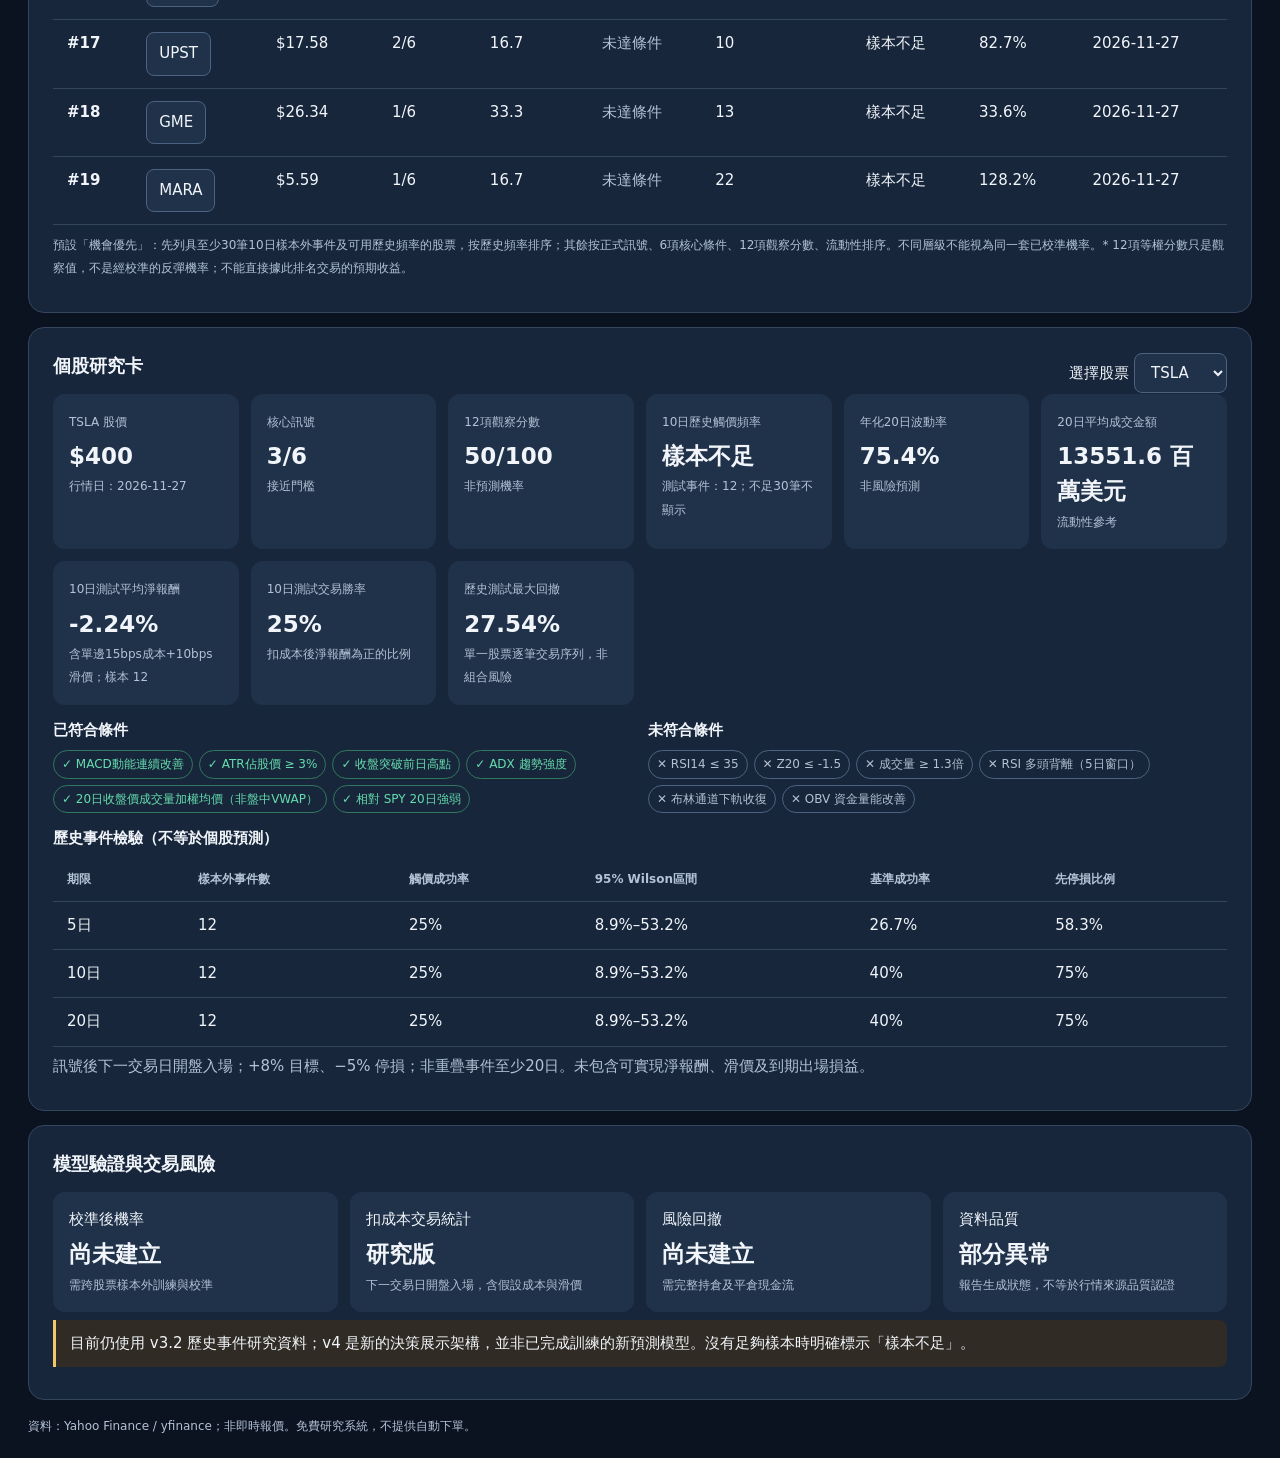
<file: site/v4.html>
<!doctype html>
<html lang="zh-Hant"><head><meta charset="utf-8"><meta name="viewport" content="width=device-width,initial-scale=1">
<title>HVCR-10 Quant Terminal v4 | 量化研究</title>
<style>
:root{color-scheme:dark;--bg:#0a1020;--panel:#142139;--line:#2a3b56;--muted:#9db1cf;--text:#edf4ff;--blue:#7bb7ff;--green:#65ddad;--amber:#ffd082}
*{box-sizing:border-box}body{margin:0;background:var(--bg);color:var(--text);font:15px/1.55 system-ui,-apple-system,"Noto Sans TC",sans-serif}main{max-width:1440px;margin:auto;padding:20px}header,.flex{display:flex;align-items:center;justify-content:space-between;gap:16px;flex-wrap:wrap}h1{font-size:25px;margin:0}h2{font-size:18px;margin:0 0 14px}h3{font-size:15px;margin:14px 0 8px}p{margin:8px 0}.muted,small{color:var(--muted)}small{font-size:12px}.panel{background:var(--panel);border:1px solid var(--line);border-radius:14px;padding:18px;margin:14px 0}.grid{display:grid;grid-template-columns:repeat(auto-fit,minmax(175px,1fr));gap:12px}.stat{background:#1b2b46;border-radius:10px;padding:14px}.stat b{display:block;font-size:23px;margin-top:6px}.tag{border:1px solid #405678;border-radius:20px;padding:3px 9px;font-size:12px;display:inline-block}.good{color:var(--green)}.warn{color:var(--amber)}.scroll{overflow-x:auto}table{border-collapse:collapse;width:100%;min-width:980px}th,td{padding:11px;border-bottom:1px solid var(--line);text-align:left;vertical-align:top}th{font-size:12px;color:var(--muted);white-space:nowrap}tbody tr:hover{background:#20324f}button,select,input{background:#20334e;color:var(--text);border:1px solid #47617f;border-radius:8px;padding:10px;font:inherit}button{cursor:pointer}button:focus,select:focus,input:focus{outline:2px solid var(--blue)}.chips{display:flex;flex-wrap:wrap;gap:6px}.chip{font-size:12px;padding:4px 8px;border-radius:20px;border:1px solid #425473}.chip.y{color:var(--green);border-color:#32775e}.chip.n{color:#b5c1d3}a{color:var(--blue)}.details{display:grid;grid-template-columns:repeat(auto-fit,minmax(260px,1fr));gap:16px}.notice{border-left:3px solid var(--amber);padding:9px 12px;background:#302a29}.bar{height:8px;background:#263955;border-radius:9px;overflow:hidden}.bar i{display:block;background:var(--blue);height:100%}@media(max-width:600px){main{padding:12px}.panel{padding:13px}h1{font-size:21px}}
</style><link rel="stylesheet" href="./quant-theme.css"></head><body><main><div style='background:#173d55;padding:12px;border-radius:10px;margin-bottom:14px'><a href='./swing.html' style='color:#9ce8ff;font-weight:700'>新版主系統：2–4星期波段投資排行榜（20隻股票） →</a></div>
<header><div><h1>HVCR-10 <span style="color:var(--blue)">Quant Terminal v4</span></h1><small>美股高波動量化研究｜繁體中文｜研究預覽版</small></div><div><a href="./index.html">舊版儀表板</a>　<a href="https://github.com/llewislau-creator/hvcr10-dashboard/actions">更新紀錄</a></div></header>
<section class="panel"><div id="health">正在讀取報告…</div><p class="muted">數據日期與模型版本分開標示。研究訊號不等於交易建議；未校準的歷史頻率不會標示為預測機率。</p></section>
<section class="grid" id="stats"></section>
<section class="panel"><div class="flex"><h2>反彈觀察排行榜</h2><div class="flex"><label>篩選 <select id="filter"><option value="all">全部股票</option><option value="signal">正式觀察訊號</option><option value="watch">接近門檻（3/6）</option><option value="none">其餘</option></select></label><label>排序 <select id="sort"><option value="opportunity">機會優先（預設）</option><option value="core">核心條件</option><option value="score">12項觀察分數</option><option value="ticker">股票代號</option></select></label></div></div><div class="scroll"><table><thead><tr><th>排名</th><th>股票</th><th>股價</th><th>核心條件</th><th>12項分數*</th><th>訊號</th><th>10日樣本外事件</th><th>歷史成功率</th><th>市場波動率</th><th>日期</th></tr></thead><tbody id="rows"></tbody></table></div><p><small>預設「機會優先」：先列具至少30筆10日樣本外事件及可用歷史頻率的股票，按歷史頻率排序；其餘按正式訊號、6項核心條件、12項觀察分數、流動性排序。不同層級不能視為同一套已校準機率。* 12項等權分數只是觀察值，不是經校準的反彈機率；不能直接據此排名交易的預期收益。</small></p></section>
<section class="panel"><div class="flex"><h2>個股研究卡</h2><label>選擇股票 <select id="ticker"></select></label></div><div id="detail"></div></section>
<section class="panel"><h2>模型驗證與交易風險</h2><div class="grid"><div class="stat">校準後機率<b>尚未建立</b><small>需跨股票樣本外訓練與校準</small></div><div class="stat">扣成本交易統計<b>研究版</b><small>下一交易日開盤入場，含假設成本與滑價</small></div><div class="stat">風險回撤<b>尚未建立</b><small>需完整持倉及平倉現金流</small></div><div class="stat">資料品質<b id="quality">檢查中</b><small>報告生成狀態，不等於行情來源品質認證</small></div></div><p class="notice">目前仍使用 v3.2 歷史事件研究資料；v4 是新的決策展示架構，並非已完成訓練的新預測模型。沒有足夠樣本時明確標示「樣本不足」。</p></section>
<footer><small>資料：Yahoo Finance / yfinance；非即時報價。免費研究系統，不提供自動下單。</small></footer>
</main><script>
const $=id=>document.getElementById(id),esc=x=>String(x??'—').replace(/[&<>"']/g,c=>({'&':'&amp;','<':'&lt;','>':'&gt;','"':'&quot;',"'":'&#39;'}[c]));
const num=x=>x==null?'—':esc(x),pct=x=>x==null?'樣本不足':esc(x)+'%',horizon=(r,d)=>r.backtest?.horizons?.[String(d)]||{};
let all=[];
function stat(name,value,note){return '<div class="stat"><small>'+esc(name)+'</small><b>'+esc(value)+'</b><small>'+esc(note)+'</small></div>'}
function signal(r){return r.signal==='反彈觀察'?'反彈觀察':r.matched===3?'接近門檻':'未達條件'}
function table(){let rows=all.filter(r=>$('filter').value==='all'||($('filter').value==='signal'&&r.signal==='反彈觀察')||($('filter').value==='watch'&&r.matched===3&&r.signal!=='反彈觀察')||($('filter').value==='none'&&r.matched<3));let s=$('sort').value;const valid=r=>r.probability!=null&&r.backtest?.horizons?.['10']?.test?.n>=30;rows.sort((a,b)=>{if(s==='ticker')return a.ticker.localeCompare(b.ticker);if(s==='score')return (b.composite_score_12??-1)-(a.composite_score_12??-1);if(s==='core')return b.matched-a.matched||(b.composite_score_12??-1)-(a.composite_score_12??-1);if(valid(a)!==valid(b))return valid(a)?-1:1;if(valid(a)&&valid(b)){let p=(b.probability??0)-(a.probability??0);if(p)return p;}return Number(b.signal==='反彈觀察')-Number(a.signal==='反彈觀察')||b.matched-a.matched||(b.composite_score_12??-1)-(a.composite_score_12??-1)||(b.dollar_m??0)-(a.dollar_m??0)||a.ticker.localeCompare(b.ticker)});
$('rows').innerHTML=rows.map((r,i)=>{let t=horizon(r,10).test||{};return '<tr><td><strong>#'+(i+1)+'</strong></td><td><button data-ticker="'+esc(r.ticker)+'">'+esc(r.ticker)+'</button></td><td>$'+num(r.close)+'</td><td>'+num(r.matched)+'/6</td><td>'+num(r.composite_score_12)+'</td><td class="'+(r.signal==='反彈觀察'?'good':r.matched===3?'warn':'muted')+'">'+signal(r)+'</td><td>'+num(t.n)+'</td><td>'+pct(r.probability)+'</td><td>'+num(r.rv20)+'%</td><td>'+num(r.last_price_date)+'</td></tr>'}).join('')||'<tr><td colspan="10">此篩選條件沒有股票。</td></tr>';
document.querySelectorAll('[data-ticker]').forEach(b=>b.onclick=()=>{$('ticker').value=b.dataset.ticker;detail();$('detail').scrollIntoView({behavior:'smooth',block:'nearest'})})}
function detail(){let r=all.find(x=>x.ticker===$('ticker').value);if(!r)return;let extra=r.extra_indicators||{},conds=r.conditions||{},flags=[...Object.entries(conds),...Object.entries(extra).map(([k,v])=>[k,v.observed])],t=horizon(r,10).test||{},base=horizon(r,10).baseline_test||{};
let chips=items=>items.map(([k,v])=>'<span class="chip '+(v?'y':'n')+'">'+(v?'✓ ':'✕ ')+esc(k)+'</span>').join('');
let rows=[5,10,20].map(d=>{let h=horizon(r,d),te=h.test||{},ba=h.baseline_test||{};return '<tr><td>'+d+'日</td><td>'+num(te.n)+'</td><td>'+pct(te.prob_pct)+'</td><td>'+num(te.ci95_pct?.[0])+'%–'+num(te.ci95_pct?.[1])+'%</td><td>'+pct(ba.prob_pct)+'</td><td>'+pct(te.stop_first_pct)+'</td></tr>'}).join('');
$('detail').innerHTML='<div class="grid">'+stat(r.ticker+' 股價','$'+num(r.close),'行情日：'+num(r.last_price_date))+stat('核心訊號',num(r.matched)+'/6',signal(r))+stat('12項觀察分數',num(r.composite_score_12)+'/100','非預測機率')+stat('10日歷史觸價頻率',pct(r.probability),'測試事件：'+num(t.n)+'；不足30筆不顯示')+stat('年化20日波動率',num(r.rv20)+'%','非風險預測')+stat('20日平均成交金額',num(r.dollar_m)+' 百萬美元','流動性參考')+stat('10日測試平均淨報酬',r.execution_v4?.avg_net_pct==null?'尚未更新':r.execution_v4.avg_net_pct+'%', '含單邊15bps成本+10bps滑價；樣本 '+num(r.execution_v4?.n))+stat('10日測試交易勝率',r.execution_v4?.win_rate_pct==null?'尚未更新':r.execution_v4.win_rate_pct+'%','扣成本後淨報酬為正的比例')+stat('歷史測試最大回撤',r.execution_v4?.max_drawdown_pct==null?'尚未更新':r.execution_v4.max_drawdown_pct+'%','單一股票逐筆交易序列，非組合風險')+'</div><div class="details"><div><h3>已符合條件</h3><div class="chips">'+(chips(flags.filter(x=>x[1]))||'沒有')+'</div></div><div><h3>未符合條件</h3><div class="chips">'+(chips(flags.filter(x=>!x[1]))||'全部符合')+'</div></div></div><h3>歷史事件檢驗（不等於個股預測）</h3><div class="scroll"><table><thead><tr><th>期限</th><th>樣本外事件數</th><th>觸價成功率</th><th>95% Wilson區間</th><th>基準成功率</th><th>先停損比例</th></tr></thead><tbody>'+rows+'</tbody></table></div><p class="muted">訊號後下一交易日開盤入場；+8% 目標、−5% 停損；非重疊事件至少20日。未包含可實現淨報酬、滑價及到期出場損益。</p>'}
async function load(){try{let response=await fetch('./data/report.json?ts='+Date.now(),{cache:'no-store'});if(!response.ok)throw Error('HTTP '+response.status);let d=await response.json();if(!Array.isArray(d.rows))throw Error('資料格式不正確');all=d.rows;let v3=d.model_version==='HVCR-10 rebound v3';let latest=all.map(x=>x.last_price_date).filter(Boolean).sort().at(-1);let age=latest?Math.floor((Date.now()-Date.parse(latest+'T23:59:59Z'))/86400000):null;
$('health').innerHTML='<b>資料狀態：</b>'+(v3?'<span class="good">新版研究報告已載入</span>':'<span class="warn">舊版報告；v4 指標未就緒</span>')+'　｜模型：'+esc(d.model_version)+'　｜生成 UTC：'+esc(d.updated_utc)+'　｜行情日期：'+esc(latest)+(age!=null&&age>3?'　<span class="warn">⚠ 資料可能過期</span>':'');
$('stats').innerHTML=stat('股票數量',all.length,'固定觀察池，非全市場篩選')+stat('反彈觀察',all.filter(x=>x.signal==='反彈觀察').length,'至少4/6核心條件及基本門檻')+stat('接近門檻',all.filter(x=>x.matched===3).length,'僅供觀察，非買入訊號')+stat('具足夠歷史事件',all.filter(x=>x.probability!=null).length,'至少30筆樣本外事件')+stat('下載／分析錯誤',Object.keys(d.errors||{}).length,'本次報告錯誤數');
$('quality').textContent=Object.keys(d.errors||{}).length?'部分異常':'報告完整';
$('ticker').innerHTML=all.map(r=>'<option value="'+esc(r.ticker)+'">'+esc(r.ticker)+'</option>').join('');if(!v3){$('detail').textContent='請先更新 v3 研究報告。';$('rows').innerHTML='<tr><td colspan="10">等待新版資料</td></tr>';return}table();detail();
}catch(e){$('health').innerHTML='<span class="warn">無法載入股票報告：'+esc(e.message)+'</span>；請檢查 GitHub Actions 和 Cloudflare 部署。'}}
$('filter').onchange=table;$('sort').onchange=table;$('ticker').onchange=detail;load();
</script></body></html>
</file>
<file: site/quant-theme.css>
/* HVCR-10 Professional Quant Terminal Design System v1.0 */
:root{color-scheme:dark;--bg:#0B1220;--surface:#17263B;--surface-raised:#20324A;--surface-hover:#29415D;--border:#34455E;--border-strong:#4B6380;--text-primary:#F1F5FA;--text-secondary:#B3C2D5;--text-muted:#9BAEC4;--accent:#59A9FF;--positive:#43D6A1;--negative:#FF7185;--warning:#F3C66B;--font-ui:Inter,"Noto Sans TC",system-ui,-apple-system,sans-serif;--radius-sm:8px;--radius-md:12px;--radius-lg:16px;--space-2:8px;--space-3:12px;--space-4:16px;--space-6:24px}
*,*::before,*::after{box-sizing:border-box}
body{background:var(--bg);color:var(--text-primary);font-family:var(--font-ui);line-height:1.55}
.panel{background:var(--surface);border:1px solid var(--border);border-radius:var(--radius-lg);padding:var(--space-6)}
.stat,.metric,.hero>div{background:var(--surface-raised);border-radius:var(--radius-md);padding:var(--space-4)}
.stat b,.metric strong,.hero strong{font-variant-numeric:tabular-nums;font-weight:650}
h1,h2,h3,h4{color:var(--text-primary)}
small,.muted,th{color:var(--text-secondary)}
a{color:var(--accent);text-underline-offset:3px}
a:hover{color:#A8D5FF}
.good,.yes{color:var(--positive)}
.warn{color:var(--warning)}
.is-positive{color:var(--positive)}.is-negative{color:var(--negative)}.is-warning{color:var(--warning)}.is-selected{color:var(--accent)}
button,select,input{background:var(--surface-raised);color:var(--text-primary);border:1px solid var(--border-strong);border-radius:var(--radius-sm);min-height:40px;padding:9px 12px;font:inherit}
button{cursor:pointer}
button:hover,select:hover{background:var(--surface-hover)}
:focus-visible{outline:2px solid var(--accent);outline-offset:3px}
table{font-variant-numeric:tabular-nums}
th,td{border-bottom:1px solid var(--border);padding:12px 14px}
th{font-size:12px;font-weight:600}
tbody tr:hover{background:var(--surface-raised)}
.pill,.tag,.chip{border-color:var(--border-strong)}
.notice{border-left:3px solid var(--warning);background:#302B25;color:var(--text-primary);padding:12px 14px;border-radius:0 var(--radius-sm) var(--radius-sm) 0}
.bar{background:var(--surface-raised)}.bar i{background:var(--accent)}
.scroll{overflow-x:auto;-webkit-overflow-scrolling:touch}
@media(max-width:768px){main{padding:12px}.panel{padding:16px}.stat b,.metric strong,.hero strong{font-size:22px}th,td{padding:10px}}
@media(prefers-reduced-motion:reduce){*,*::before,*::after{animation-duration:.01ms!important;transition-duration:.01ms!important;scroll-behavior:auto!important}}

main{max-width:1440px;margin:auto;padding:20px 28px}.terminal-shell{display:flex;gap:14px;align-items:center;flex-wrap:wrap;border-bottom:1px solid var(--border);padding:14px 0}.brand-mark{padding:12px;border-radius:12px;background:var(--surface-raised);font-weight:800}.brand-mark span{color:var(--accent)}.brand-copy{display:flex;flex-direction:column}.terminal-nav{display:flex;gap:12px;flex-wrap:wrap;margin-left:auto}.terminal-nav a{font-size:13px;text-decoration:none}.terminal-version,.hero-eyebrow{color:var(--accent);font-size:11px}.hero-head{padding:32px 0}.hero-subtitle{color:var(--text-secondary)}.overview-panel{border-color:#365b7d}.hero-metrics .stat{background:#203b57}.rank-controls{display:flex;gap:10px;flex-wrap:wrap}.chart-grid{display:grid;grid-template-columns:repeat(2,minmax(0,1fr));gap:14px;margin:18px 0}.chart-card{background:#111e30;border:1px solid var(--border);border-radius:12px;padding:16px;min-width:0}.chart-title{font-weight:700}.chart-container svg{width:100%;height:220px}.chart-axis{display:flex;justify-content:space-between;color:var(--text-muted);font-size:11px}@media(max-width:768px){main{padding:12px}.chart-grid{grid-template-columns:1fr}.terminal-nav{order:3;width:100%;overflow:auto}.chart-container svg{height:170px}}
</file>
<file: site/workspace.css>
/* HVCR-10 Workspace v2 — six focused research pages */
body{background:radial-gradient(ellipse at 48% -15%,#193550 0%,transparent 62%),#0B1220}
main{max-width:1360px;margin:auto;padding:22px 28px 70px}
.terminal-shell{display:flex;align-items:center;gap:14px;flex-wrap:wrap;border-bottom:1px solid #34455E;padding:12px 0 18px}
.brand-mark{width:46px;height:46px;display:grid;place-items:center;border:1px solid #416586;background:#20324A;border-radius:12px;font-weight:800;font-size:19px;letter-spacing:-2px}
.brand-mark span{color:#59A9FF}.brand-copy{display:flex;flex-direction:column;line-height:1.35}.brand-copy strong{font-size:18px}.brand-copy small{font-size:10px;letter-spacing:1px}
.terminal-nav{display:flex;gap:5px;flex-wrap:wrap;margin-left:auto}.terminal-nav a{padding:10px 12px;text-decoration:none;border-radius:9px;color:#B3C2D5;font-size:13px;font-weight:600}.terminal-nav a:hover{background:#20324A;color:#F1F5FA}
body[data-page="overview"] .terminal-nav a[href$="overview.html"],body[data-page="screener"] .terminal-nav a[href$="screener.html"],body[data-page="stock"] .terminal-nav a[href$="stock.html"],body[data-page="backtest"] .terminal-nav a[href$="backtest.html"],body[data-page="portfolio"] .terminal-nav a[href$="portfolio.html"],body[data-page="method"] .terminal-nav a[href$="method.html"]{background:#29415D;color:#8EC7FF}
.terminal-version{font-size:10px;color:#59A9FF;border:1px solid #3C5D7C;padding:6px 9px;border-radius:20px}
.hero-head{padding:30px 3px 14px}.hero-head h1{font-size:clamp(26px,3vw,34px);letter-spacing:-.6px}.hero-eyebrow{color:#59A9FF;font-size:11px;font-weight:700;letter-spacing:1.5px;margin-bottom:8px}.hero-subtitle{color:#B3C2D5;font-size:14px;margin:10px 0}.hero-head .flex>a{font-size:12px;text-decoration:none;border:1px solid #4B6380;border-radius:8px;padding:7px 10px}
.panel{margin:18px 0;padding:24px;border-radius:16px;box-shadow:0 10px 28px #00000015}.panel h2{font-size:20px;margin:0 0 14px}.panel h3{font-size:16px;margin:22px 0 10px}
.grid{gap:14px}.stat{border:1px solid #34455E;display:flex;flex-direction:column;gap:7px}.stat b{font-size:clamp(20px,2.4vw,28px);line-height:1.2;font-variant-numeric:tabular-nums}.stat small{font-size:12px;line-height:1.45}
.hero-metrics .stat{background:linear-gradient(140deg,#203B57,#17263B)}.overview-panel{border-color:#3A5A7A;background:linear-gradient(140deg,#1B304A,#17263B)}
#quick-list{margin-top:18px}.rank-controls{display:flex;align-items:center;flex-wrap:wrap;gap:12px}.rank-controls label{display:flex;align-items:center;gap:8px;font-size:12px;color:#B3C2D5}
#rankings tbody button{background:#1E3C58;border-color:#3A6487;color:#A6D4FF;font-weight:700;min-height:32px;padding:5px 11px}#rankings td:nth-child(4){color:#59A9FF;font-weight:700}
.chart-grid{display:grid;grid-template-columns:repeat(2,minmax(0,1fr));gap:16px;margin:20px 0}.chart-card{background:#111F31;border:1px solid #34455E;border-radius:12px;padding:18px;min-width:0}.chart-title{font-size:14px;font-weight:700;display:flex;justify-content:space-between;gap:10px;margin-bottom:12px}.chart-container svg{display:block;width:100%;height:230px}.chart-axis{display:flex;justify-content:space-between;color:#9BAEC4;font-size:11px}
.page-lead{border-left:3px solid #59A9FF;padding:10px 16px;background:#20324A;border-radius:8px;margin-bottom:18px}.page-lead p{color:#B3C2D5;font-size:13px}
body[data-page="overview"] #rankings,body[data-page="overview"] #stock,body[data-page="overview"] #portfolio,body[data-page="overview"] #methodology{display:none}
body[data-page="screener"] #overview,body[data-page="screener"] #stock,body[data-page="screener"] #portfolio,body[data-page="screener"] #methodology,body[data-page="screener"] #market-section,body[data-page="screener"] .hero-metrics{display:none}
body[data-page="stock"] #overview,body[data-page="stock"] #rankings,body[data-page="stock"] #portfolio,body[data-page="stock"] #methodology,body[data-page="stock"] #market-section,body[data-page="stock"] .hero-metrics{display:none}
body[data-page="backtest"] #overview,body[data-page="backtest"] #rankings,body[data-page="backtest"] #portfolio,body[data-page="backtest"] #methodology,body[data-page="backtest"] #market-section,body[data-page="backtest"] .hero-metrics{display:none}
body[data-page="backtest"] #detail,body[data-page="backtest"] #risk-warnings,body[data-page="backtest"] #stage2{display:none}
body[data-page="portfolio"] #overview,body[data-page="portfolio"] #rankings,body[data-page="portfolio"] #stock,body[data-page="portfolio"] #methodology,body[data-page="portfolio"] #market-section,body[data-page="portfolio"] .hero-metrics{display:none}
body[data-page="method"] #overview,body[data-page="method"] #rankings,body[data-page="method"] #stock,body[data-page="method"] #portfolio,body[data-page="method"] .hero-metrics{display:none}
body[data-page="method"] #market-section{display:none}
@media(max-width:1080px){.terminal-nav{order:3;flex-basis:100%;margin-left:0;overflow-x:auto;flex-wrap:nowrap}.terminal-nav a{white-space:nowrap}}
@media(max-width:768px){main{padding:12px 12px 40px}.panel{padding:16px;margin:12px 0}.hero-head{padding:22px 2px 10px}.chart-grid{grid-template-columns:1fr}.chart-container svg{height:185px}.hero-metrics{grid-template-columns:repeat(2,minmax(0,1fr))}.rank-controls{width:100%}.rank-controls label{flex:1;min-width:120px}.rank-controls input{max-width:150px}}
@media(max-width:390px){.hero-metrics{grid-template-columns:1fr}.terminal-version{display:none}}

/* Restored layout primitives formerly defined inline in swing.html */
html{scroll-behavior:smooth}body{margin:0}h1,h2,h3,p{overflow-wrap:break-word}
.grid{display:grid;grid-template-columns:repeat(auto-fit,minmax(min(100%,210px),1fr));gap:14px}
.flex{display:flex;align-items:center;justify-content:space-between;gap:14px;flex-wrap:wrap}
.stat{min-width:0}.stat small,.stat b{display:block}
table{width:100%;border-collapse:collapse;text-align:left;font-size:13px}
th{white-space:nowrap}td{vertical-align:top}button{transition:background .15s}
.scroll{max-width:100%}.bar{height:9px;border-radius:20px;overflow:hidden}.bar i{display:block;height:100%;border-radius:20px}
#rankings .scroll{margin-top:16px}#rankings table{min-width:1060px}
#quick-list table{min-width:650px}#stock .scroll table{min-width:620px}
#health{font-size:13px;line-height:1.7}.hero-head small{color:#B3C2D5}
#portfolio-summary .stat b{font-size:23px}
@media(max-width:768px){.grid{grid-template-columns:repeat(2,minmax(0,1fr))}.flex{align-items:flex-start}.stat{padding:12px}.stat b{font-size:21px}}
@media(max-width:430px){.grid{grid-template-columns:1fr}#portfolio-summary.grid,#quick-overview.grid{grid-template-columns:repeat(2,minmax(0,1fr))}}

/* Accessible, illustrated glossary across all six research pages */
.glossary-term{display:inline;border:0;border-bottom:1px dashed #77bdf7;background:transparent;color:#a5d6ff;font:inherit;font-weight:inherit;line-height:inherit;padding:0 1px;cursor:help;text-align:inherit}
.glossary-term:hover,.glossary-term:focus-visible{color:#fff;background:#294766;outline:2px solid transparent;border-radius:3px}
.glossary-modal{width:min(440px,calc(100vw - 32px));max-height:calc(100dvh - 32px);overflow:auto;border:1px solid #587a9e;border-radius:16px;padding:22px;background:#142439;color:#eaf3ff;box-shadow:0 24px 80px #000a}
.glossary-modal::backdrop{background:#000b}
.glossary-header{display:flex;align-items:center;justify-content:space-between;gap:12px}
.glossary-header h2{font-size:20px;margin:0}
.glossary-close{width:36px;height:36px;border-radius:8px;border:1px solid #607c99;background:#213c58;color:#fff;font-size:25px;cursor:pointer}
.glossary-close:focus-visible{outline:2px solid #9cd2ff;outline-offset:2px}
.glossary-graphic{margin-top:18px}
.glossary-graphic svg{display:block;width:100%;height:auto;border-radius:12px}
.glossary-graphic small{display:block;margin-top:6px;color:#aabdd2;font-size:11px}
.glossary-modal p{font-size:14px;line-height:1.8;margin:16px 0 2px}
</file>
<file: site/design-v3.css>
/* AlphaLens Visual System 3 — presentation-only. No research calculations changed. */
:root{--bg:#080f1b;--surface:#101e30;--surface-raised:#192a40;--surface-hover:#213b57;--border:#294057;--border-strong:#466582;--text-primary:#edf5ff;--text-secondary:#a9bed1;--text-muted:#8ea6ba;--accent:#6bb9ff;--positive:#53d8ad;--negative:#ff8190;--warning:#f1c57a;--radius-lg:20px}
body{background:radial-gradient(ellipse 850px 490px at 88% -130px,rgba(31,104,151,.25),transparent 72%),radial-gradient(ellipse 750px 500px at -10% 14%,rgba(20,70,112,.17),transparent 72%),#080f1b;color:var(--text-primary);letter-spacing:.006em}
main{max-width:1440px;padding:22px clamp(16px,3vw,44px) 90px}
.terminal-shell{position:relative;gap:18px;padding:14px 18px 18px;margin:-6px -10px 0;border:1px solid #29435a;border-radius:18px;background:linear-gradient(110deg,rgba(20,37,56,.94),rgba(12,25,41,.82));box-shadow:0 12px 38px #0003}
.brand-mark{width:52px;height:52px;border:1px solid #4d7997;border-radius:15px;background:linear-gradient(140deg,#244b6c,#122a43);box-shadow:inset 0 1px #ffffff16,0 8px 24px #0003;font-size:22px}
.brand-copy strong{font-size:20px;letter-spacing:-.6px}.brand-copy small{color:#8ba9c4;letter-spacing:1.6px;font-size:9px}
.terminal-nav{gap:5px}.terminal-nav a{border:1px solid transparent;border-radius:10px;padding:10px 13px;transition:background .16s,color .16s,border-color .16s}
.terminal-nav a:hover{background:#1c354f;border-color:#355674}
body[data-page="overview"] .terminal-nav a[href$="overview.html"],body[data-page="screener"] .terminal-nav a[href$="screener.html"],body[data-page="stock"] .terminal-nav a[href$="stock.html"],body[data-page="backtest"] .terminal-nav a[href$="backtest.html"],body[data-page="portfolio"] .terminal-nav a[href$="portfolio.html"],body[data-page="method"] .terminal-nav a[href$="method.html"]{background:linear-gradient(135deg,#1d5475,#193950);color:#e0f5ff;border:1px solid #3e82a9;box-shadow:inset 0 1px #ffffff1a}
.terminal-version{font-size:10px;font-weight:700;letter-spacing:.8px;color:#9acfff;background:#132e48;border-color:#345c7d}
.hero-head{padding:48px 6px 25px;position:relative}
.hero-eyebrow{color:#8cc9ff;font-size:10px;letter-spacing:2.2px;margin-bottom:14px}
.hero-head h1{font-size:clamp(32px,4.5vw,52px);line-height:1.13;letter-spacing:-1.6px;margin:0 0 12px;font-weight:780}
.hero-head small{font-size:12px;color:#95b2cb}
.hero-subtitle{max-width:850px;font-size:15px;line-height:1.9;margin:18px 0 0;color:#b4c9dc}
.hero-head .flex>a{padding:11px 17px;background:linear-gradient(135deg,#245b80,#1d405e);color:#e3f5ff;border:1px solid #4882a6;border-radius:11px;font-weight:700}
.hero-head .flex>a:hover{background:#2a6b93}
.panel{position:relative;margin:22px 0;padding:clamp(18px,2.1vw,30px);border:1px solid #2c455d;border-radius:20px;background:linear-gradient(155deg,#15263a 0%,#101d2f 70%);box-shadow:0 14px 36px #0002,inset 0 1px #ffffff09}
.panel h2{font-size:clamp(17px,1.7vw,22px);letter-spacing:-.3px;margin:0 0 18px;font-weight:750}
.panel h3{font-size:16px;margin-top:24px}
.panel p{line-height:1.85}
#data-health{border-left:3px solid #6bb9ff;background:linear-gradient(120deg,#172e45,#102235)}
#health{font-size:13px;color:#c1d8ea;line-height:1.9}
#data-health>.muted{border-top:1px solid #29445d;margin:15px 0 0;padding-top:12px;font-size:12px}
#exclusions:not([hidden]){border-left:3px solid #f1c57a}
.grid{gap:16px}
.stat{position:relative;overflow:hidden;background:linear-gradient(150deg,#1b334c,#16283e);border:1px solid #34516a;border-radius:15px;padding:19px;gap:9px;min-height:104px}
.stat::before{content:"";position:absolute;left:0;top:0;width:3px;height:100%;background:#467da6;opacity:.85}
.stat b{font-size:clamp(20px,2.4vw,30px);letter-spacing:-.7px;font-weight:760;overflow-wrap:anywhere}
.stat small:first-child{color:#aac5da;font-size:11px;letter-spacing:.2px;font-weight:650}
.stat small:last-child{color:#8fa8bd;font-size:11px}
.hero-metrics .stat{background:linear-gradient(130deg,#1b405b,#17314a);border-color:#3d6582}
.hero-metrics .stat::before{background:#72c1ff}
.overview-panel{border-color:#3c6a87;background:linear-gradient(130deg,#1a344d,#112235 75%)}
.overview-panel::after{content:"";position:absolute;right:22px;top:22px;width:8px;height:8px;border-radius:50%;background:#5bbcae;box-shadow:0 0 0 5px #5bbcae18}
.chart-grid{gap:18px}
.chart-card{border:1px solid #35516b;border-radius:16px;padding:20px;background:linear-gradient(150deg,#132b42,#0e1c2c)}
.chart-title{font-size:13px;color:#d7eaff;margin-bottom:18px}
.chart-title small{color:#89a8c3;font-weight:500}
.chart-container{overflow:hidden}
.chart-container svg{max-width:100%}
.page-lead{background:#1a354c;border:1px solid #37607d;border-left:4px solid #70baff;border-radius:12px;padding:15px 20px}
.page-lead h2{margin-bottom:5px}
.rank-controls{gap:10px 16px}
.rank-controls label{font-size:12px;color:#b8cce0;font-weight:650}
input,select,button{border-color:#46617c;border-radius:10px}
input,select{background:#0d2033;color:#e8f3ff;min-height:42px}
input:focus,select:focus{border-color:#7dbbf0}
button{font-weight:600}
#rankings tbody button{background:#1c3c59;border:1px solid #46789d;border-radius:9px}
#rankings tbody button:hover{background:#275a7d}
.scroll{border:1px solid #2b465d;border-radius:13px;background:#0d1d2e;scrollbar-color:#426781 #102237}
table{font-size:12.5px;line-height:1.55}
th{background:#193148;color:#bbd2e5;font-size:11px;font-weight:750;letter-spacing:.2px;position:sticky;top:0;z-index:1}
td{color:#d3e1ee}
th,td{padding:13px 15px;border-bottom:1px solid #263f56}
tbody tr:nth-child(even){background:#12263a66}
tbody tr:hover{background:#24425d!important}
#rankings td:nth-child(4){color:#80c5ff;font-weight:800}
#rankings td:nth-child(5){font-weight:750}
#rankings td:nth-child(5).good{color:#58d7ae}
#rankings td:nth-child(5).muted{color:#c3b28c}
#market .stat{border-top:2px solid #4e8fb8}
#portfolio-summary .stat{border-top:2px solid #59bba8}
#risk-warnings{color:#f0c9a5}
.notice{border-radius:10px;background:#342c2c;border-left:3px solid #e3b46e}
.glossary-term{color:#9ed5ff;border-bottom-color:#6aadd8}
.glossary-term:hover{background:#245475}
.glossary-modal{background:#12253a;border-color:#4c7897}
::selection{background:#27658a;color:white}
@media(max-width:1080px){.terminal-shell{margin:0}.terminal-nav{width:100%;order:3;flex-basis:100%;padding:6px 0 0;scrollbar-width:thin}.terminal-nav a{white-space:nowrap}}
@media(max-width:768px){main{padding:14px 12px 55px}.terminal-shell{padding:13px}.brand-mark{width:44px;height:44px}.brand-copy strong{font-size:18px}.hero-head{padding:32px 3px 17px}.hero-head h1{font-size:36px}.panel{margin:14px 0;padding:17px}.stat{padding:14px;min-height:95px}.chart-grid{grid-template-columns:1fr}.rank-controls label{min-width:140px}.rank-controls input,.rank-controls select{width:100%;max-width:none}.hero-metrics{grid-template-columns:repeat(2,minmax(0,1fr))}.chart-card{padding:14px}th,td{padding:11px 12px}}
@media(max-width:430px){.hero-head h1{font-size:31px}.hero-metrics{grid-template-columns:1fr}.terminal-version{display:none}#portfolio-summary.grid,#quick-overview.grid{grid-template-columns:repeat(2,minmax(0,1fr))}.stat b{font-size:21px}}
@media(prefers-reduced-motion:reduce){*,*::before,*::after{transition:none!important}}
</file>
<file: site/mobile-v3.css>
/* AlphaLens mobile-first viewport refinements; visual-only. */
html{width:100%;overflow-x:clip;-webkit-text-size-adjust:100%}
body{min-width:0;width:100%;overflow-x:clip}
main,main>*,.panel,.grid,.grid>*,.chart-grid,.chart-card,.flex,.flex>*{min-width:0}
img,svg,canvas{max-width:100%}
@media(max-width:767px){
 main{width:100%;max-width:100%;padding:10px 12px calc(40px + env(safe-area-inset-bottom,0px))}
 .terminal-shell{display:grid;grid-template-columns:44px minmax(0,1fr) auto;gap:8px 11px;padding:12px;margin:0;border-radius:15px}
 .brand-mark{grid-column:1;grid-row:1;width:44px;height:44px}
 .brand-copy{grid-column:2;grid-row:1;min-width:0}
 .brand-copy strong{font-size:17px}
 .brand-copy small{font-size:8px;letter-spacing:1px}
 .terminal-version{grid-column:3;grid-row:1;align-self:center;font-size:9px;padding:5px 7px}
 .terminal-nav{grid-column:1/-1;grid-row:2;order:initial;display:flex;width:100%;min-width:0;max-width:100%;gap:5px;overflow-x:auto;overscroll-behavior-x:contain;scroll-snap-type:x proximity;scrollbar-width:none;padding:9px 0 2px;margin:0}
 .terminal-nav::-webkit-scrollbar{display:none}
 .terminal-nav a{flex:0 0 auto;white-space:nowrap;padding:10px 12px;min-height:42px;display:flex;align-items:center;scroll-snap-align:start;font-size:12px}
 .hero-head{padding:25px 3px 13px}
 .hero-eyebrow{font-size:9px;letter-spacing:1.2px;line-height:1.6}
 .hero-head .flex{display:flex;align-items:flex-start;flex-direction:column;gap:14px}
 .hero-head h1{font-size:clamp(28px,8vw,36px);letter-spacing:-.8px;line-height:1.18}
 .hero-head small{font-size:11px;line-height:1.6}
 .hero-subtitle{font-size:13px;line-height:1.75;margin:11px 0 0}
 .hero-head .flex>a{font-size:12px;min-height:42px;display:inline-flex;align-items:center}
 .panel{padding:16px;margin:13px 0;border-radius:15px}
 .panel h2{font-size:18px;margin-bottom:13px}
 .panel h3{font-size:15px}
 .panel p{font-size:12.5px;line-height:1.8}
 #data-health{padding:14px}
 #health{font-size:12px;overflow-wrap:anywhere}
 .grid,.hero-metrics{grid-template-columns:repeat(2,minmax(0,1fr));gap:10px}
 .stat{padding:13px 12px;gap:6px;min-height:92px;border-radius:12px}
 .stat b,#portfolio-summary .stat b{font-size:clamp(18px,5vw,24px);line-height:1.2;letter-spacing:-.4px}
 .stat small:first-child{font-size:10px}
 .stat small:last-child{font-size:10px;overflow-wrap:anywhere}
 .chart-grid{grid-template-columns:minmax(0,1fr);gap:12px;margin:12px 0}
 .chart-card{padding:12px;border-radius:12px;overflow:hidden}
 .chart-title{font-size:12px;flex-wrap:wrap;gap:4px}
 .chart-container{width:100%;overflow-x:auto}
 .chart-container svg{width:100%;max-width:100%;height:auto;min-height:160px}
 .rank-controls{display:grid;grid-template-columns:repeat(2,minmax(0,1fr));width:100%;gap:10px}
 .rank-controls label{display:flex;flex-direction:column;align-items:stretch;gap:5px;min-width:0;font-size:11px}
 .rank-controls label:first-child{grid-column:1/-1}
 .rank-controls input,.rank-controls select{width:100%;max-width:none;min-width:0;font-size:16px;min-height:44px}
 select,input,button{min-height:44px}
 #portfolio>.flex,#stock>.flex,#rankings>.flex{align-items:stretch;gap:12px}
 #portfolio>.flex label,#stock>.flex label{display:flex;align-items:center;gap:9px;font-size:12px}
 #portfolio>.flex select,#stock>.flex select{min-width:100px;max-width:100%;font-size:16px}
 .scroll{max-width:100%;overflow-x:auto;overflow-y:visible;overscroll-behavior-x:contain;-webkit-overflow-scrolling:touch}
 #rankings table{min-width:950px}
 #quick-list table{min-width:630px}
 #stock .scroll table{min-width:620px}
 table{font-size:12px}
 th,td{padding:10px 11px}
 .glossary-modal{width:calc(100vw - 24px);max-width:440px;max-height:calc(100dvh - 24px);padding:17px}
 .glossary-modal .glossary-header h2{font-size:18px}
}
@media(max-width:390px){
 main{padding-left:9px;padding-right:9px}
 .terminal-shell{padding:10px;grid-template-columns:40px minmax(0,1fr)}
 .brand-mark{width:40px;height:40px}
 .terminal-version{display:none}
 .terminal-nav{grid-column:1/-1}
 .hero-head h1{font-size:29px}
 .grid,.hero-metrics{grid-template-columns:repeat(2,minmax(0,1fr))}
 .stat{padding:11px 10px}
 .stat b{font-size:19px}
 #quick-overview.grid,#portfolio-summary.grid{grid-template-columns:repeat(2,minmax(0,1fr))}
}
@media(max-width:330px){
 .grid,.hero-metrics,#quick-overview.grid,#portfolio-summary.grid{grid-template-columns:minmax(0,1fr)}
 .rank-controls{grid-template-columns:minmax(0,1fr)}
 .rank-controls label:first-child{grid-column:auto}
}
@media(min-width:768px) and (max-width:1024px){
 main{padding:18px 22px 65px}
 .grid{grid-template-columns:repeat(2,minmax(0,1fr))}
 .terminal-nav{flex-wrap:nowrap;overflow-x:auto}
}
</file>
<file: site/homepage.css>
body[data-page="overview"] .hero-head{padding:20px 4px 10px}body[data-page="overview"] .hero-head h1{font-size:clamp(28px,3vw,40px)}body[data-page="overview"] .hero-head .flex>a{display:none}body[data-page="overview"] #summary{display:none}
.homepage-command{margin:12px 0 20px;padding:22px;border:1px solid #3a627d;border-radius:18px;background:linear-gradient(140deg,#172e44,#0f2032)}
.homepage-command-head{display:flex;align-items:end;justify-content:space-between;gap:14px;margin-bottom:17px}.homepage-kicker{font-size:10px;letter-spacing:1.3px;color:#8ccfff}.homepage-command-head h2{margin:5px 0;font-size:25px}.homepage-command-head p,.homepage-asof{font-size:11px;color:#aec7db}.homepage-command-head p{margin:0}
.homepage-triad{display:grid;grid-template-columns:repeat(3,minmax(0,1fr));gap:12px}.homepage-tile{display:flex;flex-direction:column;min-width:0;min-height:190px;padding:18px;border:1px solid #36566f;border-top:3px solid #79b9ec;border-radius:14px;background:#142c40}.homepage-tile.opportunity{border-top-color:#59d7ae;background:#16343c}.homepage-tile.risk{border-top-color:#eac17c;background:#2d2d35}.homepage-tile.evidence{border-top-color:#7bbfff;background:#1b314a}.homepage-tile-label{display:flex;align-items:center;gap:8px;font-size:12px;color:#c8ddec;font-weight:700}.homepage-icon{font-size:19px}.homepage-tile strong{font-size:clamp(20px,2.2vw,29px);margin:15px 0 7px;line-height:1.25;overflow-wrap:anywhere}.homepage-tile p{font-size:12px;line-height:1.7;color:#b4cddd;margin:0 0 13px}.homepage-tile a{margin-top:auto;color:#9ed7ff;font-size:12px;font-weight:700;text-decoration:none}.homepage-tile a:hover{text-decoration:underline}.homepage-bottomline{display:flex;gap:12px;border-top:1px solid #31516a;margin-top:16px;padding-top:13px}.homepage-bottomline-label{flex:none;font-size:11px;font-weight:700;color:#add5f0}.homepage-bottomline p{font-size:11px;line-height:1.6;color:#a6bfd2;margin:0}
@media(max-width:720px){.homepage-command{padding:13px;margin:9px 0 15px}.homepage-command-head{display:block;margin-bottom:11px}.homepage-command-head h2{font-size:20px}.homepage-asof{display:block;margin-top:5px}.homepage-triad{grid-template-columns:1fr;gap:9px}.homepage-tile{min-height:0;padding:12px 14px}.homepage-tile strong{font-size:22px;margin:6px 0}.homepage-tile p{font-size:11px;margin-bottom:6px}.homepage-bottomline{display:block}.homepage-bottomline p{margin-top:4px}body[data-page="overview"] .hero-head{padding:16px 3px 7px}body[data-page="overview"] .hero-head h1{font-size:29px}}
</file>
